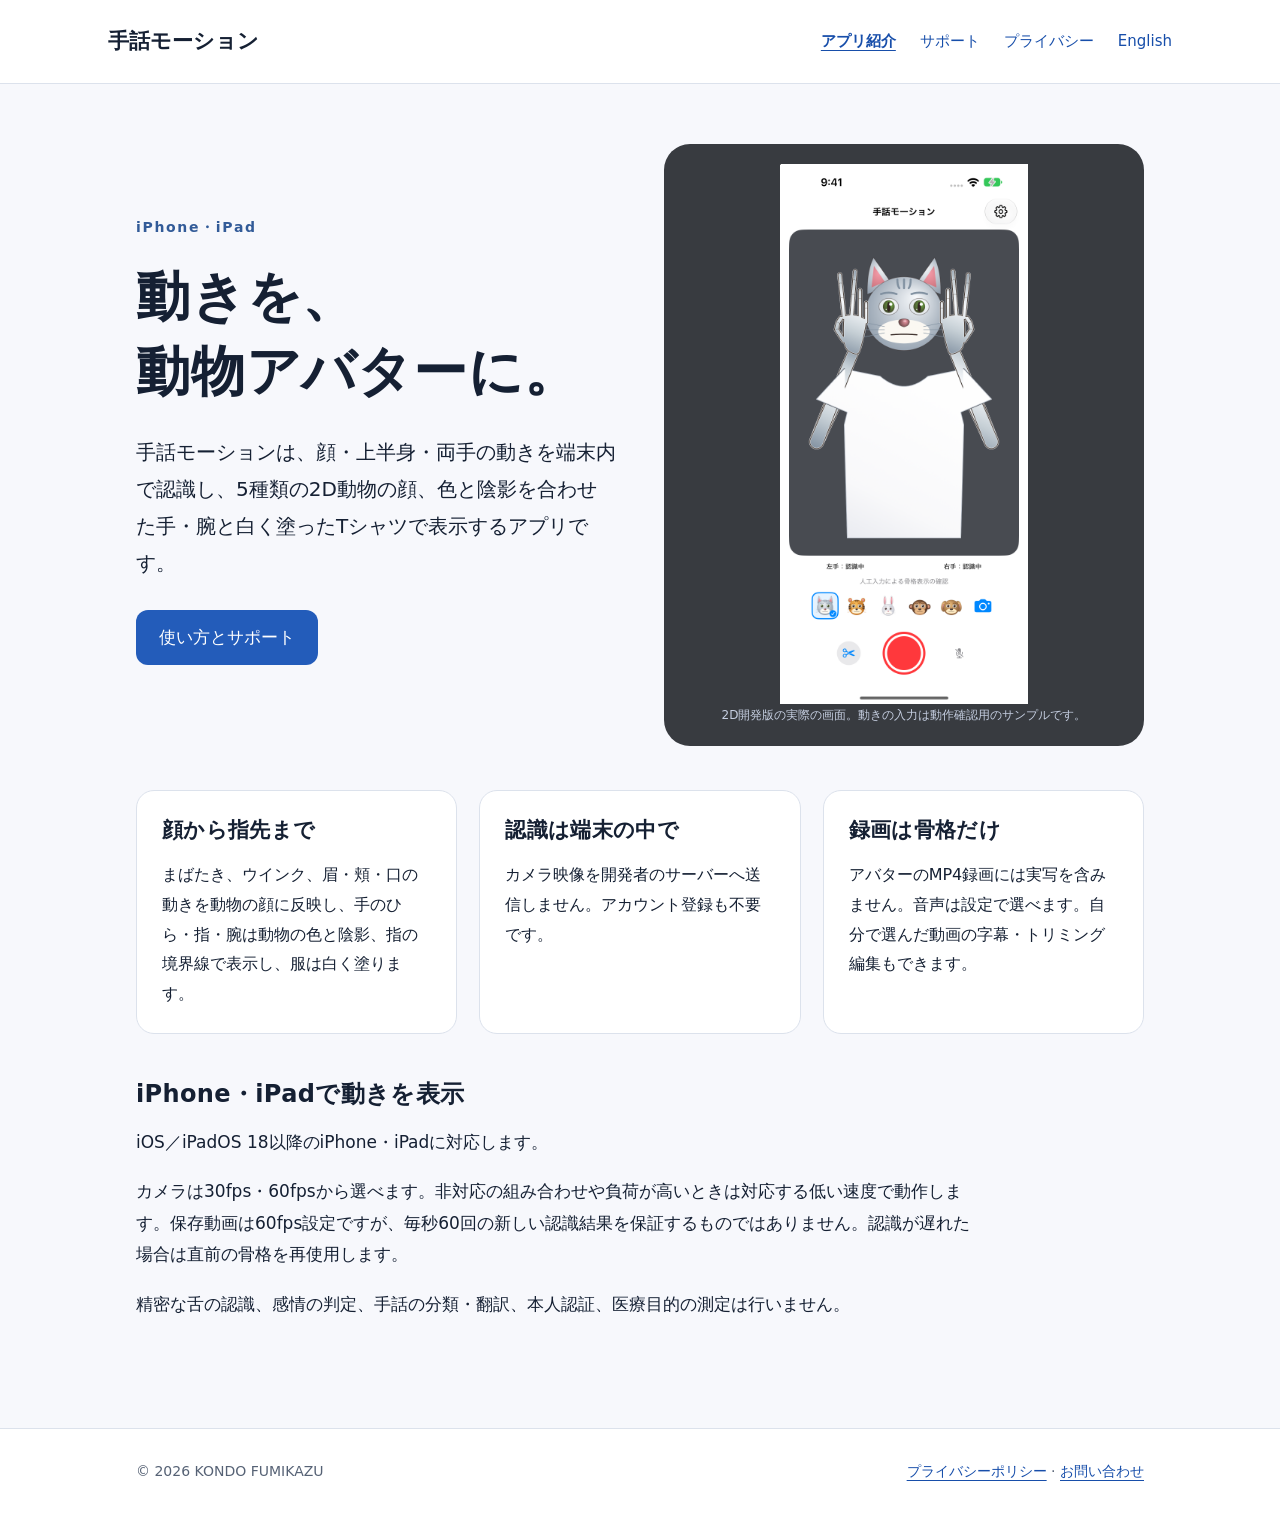
<file: index.html>
<!doctype html><html lang="ja"><head><meta charset="utf-8"><meta name="viewport" content="width=device-width,initial-scale=1"><meta name="description" content="手話モーションの公式案内。iPhone・iPadで顔、上半身、手指を端末内認識し、骨格を表示・録画します。"><title>手話モーション — 動きを2D動物アバターで表示</title><link rel="canonical" href="https://kondofumikazu-cmd.github.io/skeleton-motion-support/index.html"><link rel="alternate" hreflang="ja" href="https://kondofumikazu-cmd.github.io/skeleton-motion-support/index.html"><link rel="alternate" hreflang="en" href="https://kondofumikazu-cmd.github.io/skeleton-motion-support/en/index.html"><link rel="stylesheet" href="style.css"></head><body><a class="skip" href="#main">本文へ移動</a><header class="site-header"><div class="bar"><a class="brand" href="index.html">手話モーション</a><nav aria-label="メインナビゲーション"><a href="index.html" aria-current="page">アプリ紹介</a><a href="support.html">サポート</a><a href="privacy.html">プライバシー</a><a lang="en" hreflang="en" href="en/index.html">English</a></nav></div></header><main id="main"><div class="hero"><div><p class="eyebrow">iPhone・iPad</p><h1>動きを、<br>動物アバターに。</h1><p class="lead">手話モーションは、顔・上半身・両手の動きを端末内で認識し、5種類の2D動物の顔、色と陰影を合わせた手・腕と白く塗ったTシャツで表示するアプリです。</p><a class="button" href="support.html">使い方とサポート</a></div><figure class="stage"><img src="avatar-1.0.4-ja.png" alt="猫の2Dアバター、陰影のある手・腕、白いTシャツ、5つの動物選択ボタン"><figcaption>2D開発版の実際の画面。動きの入力は動作確認用のサンプルです。</figcaption></figure></div><section class="cards"><article><h2>顔から指先まで</h2><p>まばたき、ウインク、眉・頬・口の動きを動物の顔に反映し、手のひら・指・腕は動物の色と陰影、指の境界線で表示し、服は白く塗ります。</p></article><article><h2>認識は端末の中で</h2><p>カメラ映像を開発者のサーバーへ送信しません。アカウント登録も不要です。</p></article><article><h2>録画は骨格だけ</h2><p>アバターのMP4録画には実写を含みません。音声は設定で選べます。自分で選んだ動画の字幕・トリミング編集もできます。</p></article></section><section><h2>iPhone・iPadで動きを表示</h2><p>iOS／iPadOS 18以降のiPhone・iPadに対応します。</p><p>カメラは30fps・60fpsから選べます。非対応の組み合わせや負荷が高いときは対応する低い速度で動作します。保存動画は60fps設定ですが、毎秒60回の新しい認識結果を保証するものではありません。認識が遅れた場合は直前の骨格を再使用します。</p><p>精密な舌の認識、感情の判定、手話の分類・翻訳、本人認証、医療目的の測定は行いません。</p></section></main><footer><div><p>© 2026 KONDO FUMIKAZU</p><p><a href="privacy.html">プライバシーポリシー</a> · <a href="support.html">お問い合わせ</a></p></div></footer></body></html>
</file>
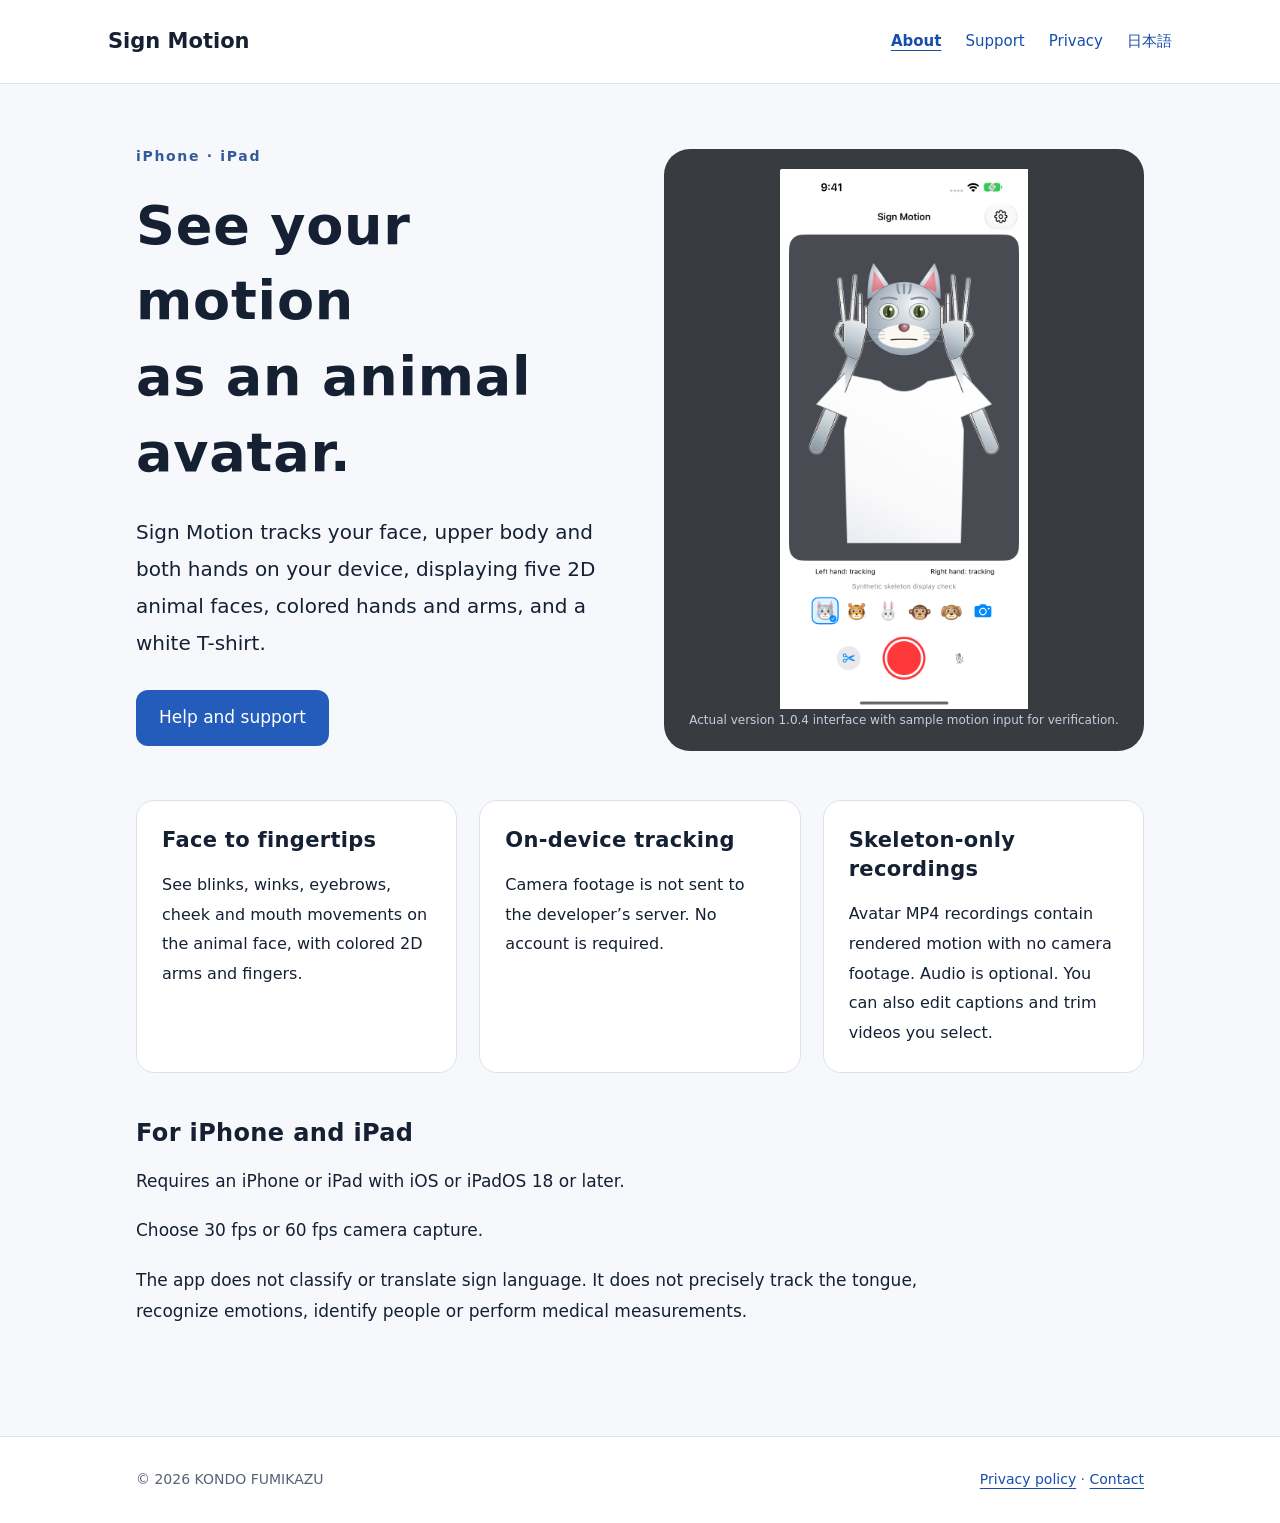
<file: en/index.html>
<!doctype html><html lang="en"><head><meta charset="utf-8"><meta name="viewport" content="width=device-width,initial-scale=1"><meta name="description" content="Sign Motion for iPhone and iPad: on-device face, upper-body and hand tracking with skeleton-only recordings."><title>Sign Motion — Face, body and hand tracking</title><link rel="canonical" href="https://kondofumikazu-cmd.github.io/skeleton-motion-support/en/index.html"><link rel="alternate" hreflang="ja" href="https://kondofumikazu-cmd.github.io/skeleton-motion-support/index.html"><link rel="alternate" hreflang="en" href="https://kondofumikazu-cmd.github.io/skeleton-motion-support/en/index.html"><link rel="stylesheet" href="../style.css"></head><body><a class="skip" href="#main">Skip to content</a><header class="site-header"><div class="bar"><a class="brand" href="index.html">Sign Motion</a><nav aria-label="Main navigation"><a href="index.html" aria-current="page">About</a><a href="support.html">Support</a><a href="privacy.html">Privacy</a><a lang="ja" hreflang="ja" href="../index.html">日本語</a></nav></div></header><main id="main"><div class="hero"><div><p class="eyebrow">iPhone · iPad</p><h1>See your motion<br>as an animal avatar.</h1><p class="lead">Sign Motion tracks your face, upper body and both hands on your device, displaying five 2D animal faces, colored hands and arms, and a white T-shirt.</p><a class="button" href="support.html">Help and support</a></div><figure class="stage"><img src="../avatar-1.0.4-en.png" alt="A 2D cat avatar with a white T-shirt, two colored hands and five animal selection buttons"><figcaption>Actual version 1.0.4 interface with sample motion input for verification.</figcaption></figure></div>
<section class="cards"><article><h2>Face to fingertips</h2><p>See blinks, winks, eyebrows, cheek and mouth movements on the animal face, with colored 2D arms and fingers.</p></article><article><h2>On-device tracking</h2><p>Camera footage is not sent to the developer’s server. No account is required.</p></article><article><h2>Skeleton-only recordings</h2><p>Avatar MP4 recordings contain rendered motion with no camera footage. Audio is optional. You can also edit captions and trim videos you select.</p></article></section>
<section><h2>For iPhone and iPad</h2><p>Requires an iPhone or iPad with iOS or iPadOS 18 or later.</p><p>Choose 30 fps or 60 fps camera capture. </p><p>The app does not classify or translate sign language. It does not precisely track the tongue, recognize emotions, identify people or perform medical measurements.</p></section></main><footer><div><p>© 2026 KONDO FUMIKAZU</p><p><a href="privacy.html">Privacy policy</a> · <a href="support.html">Contact</a></p></div></footer></body></html>
</file>
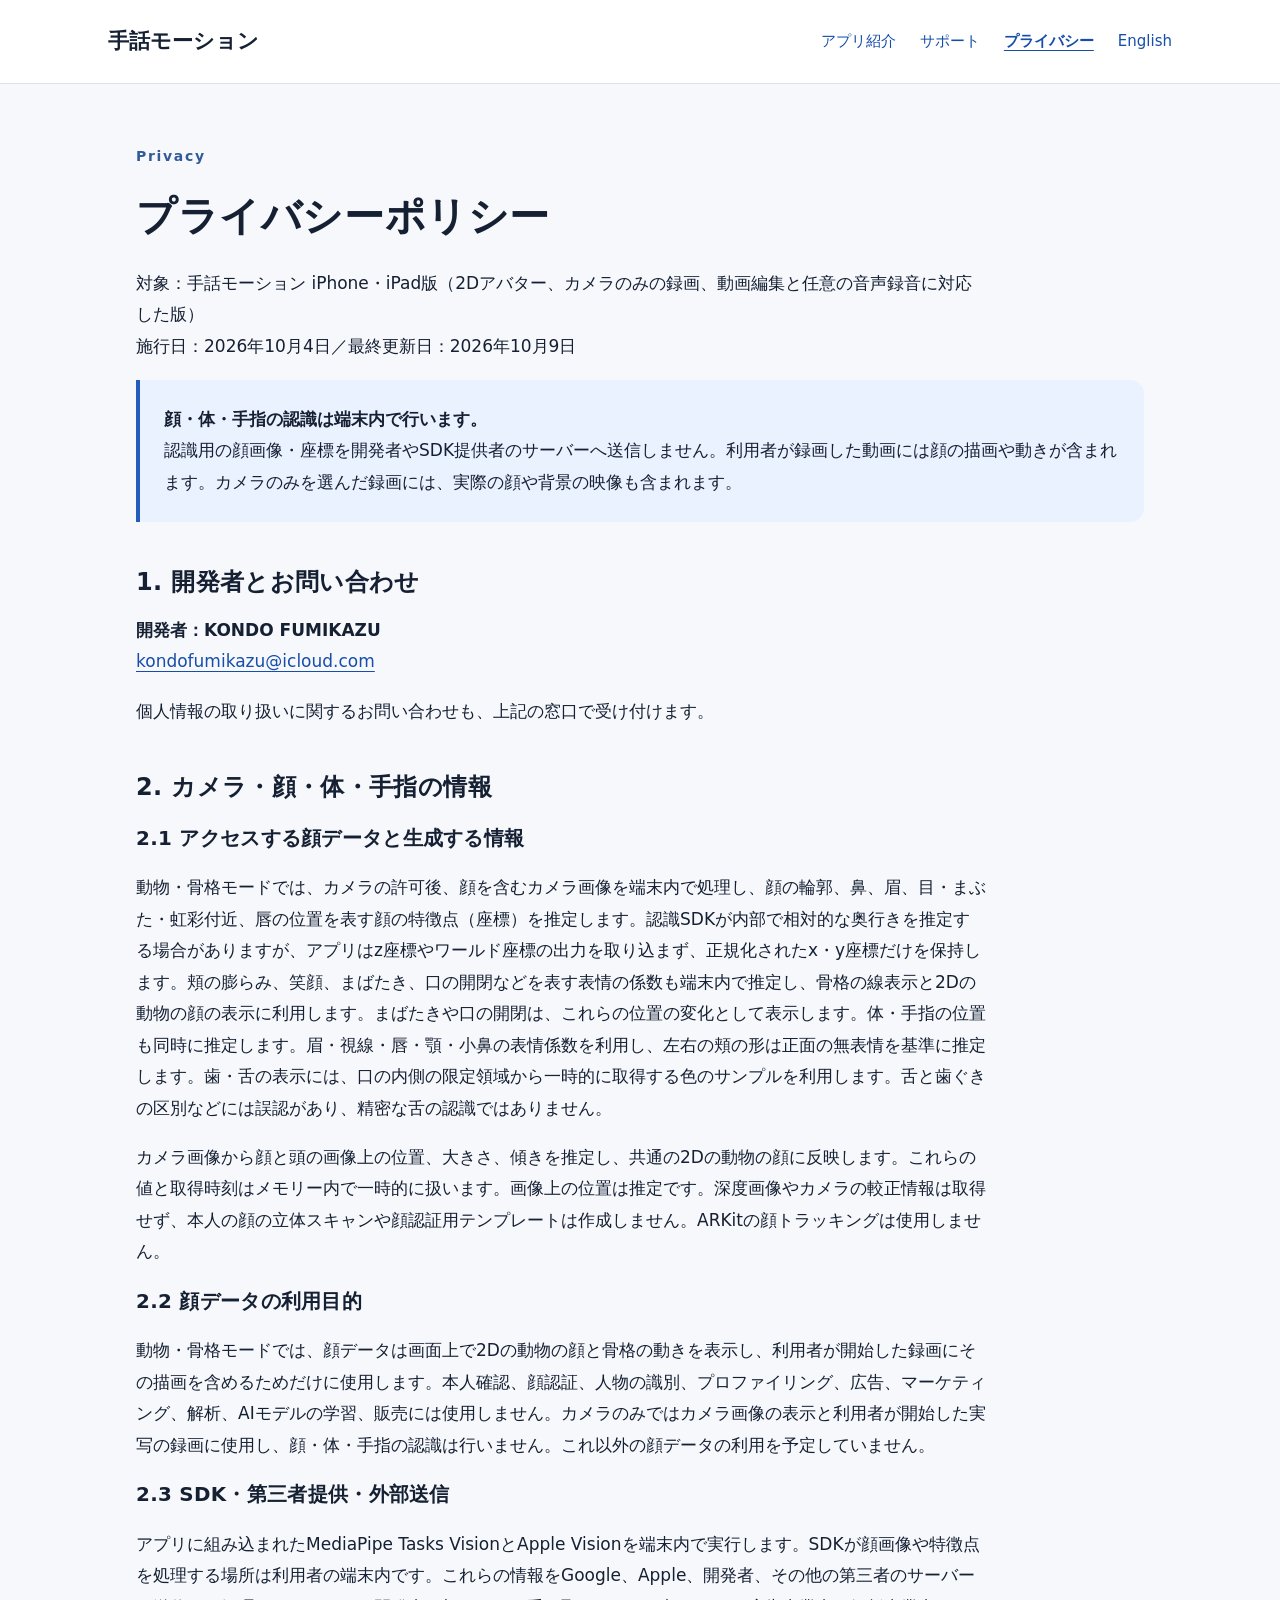
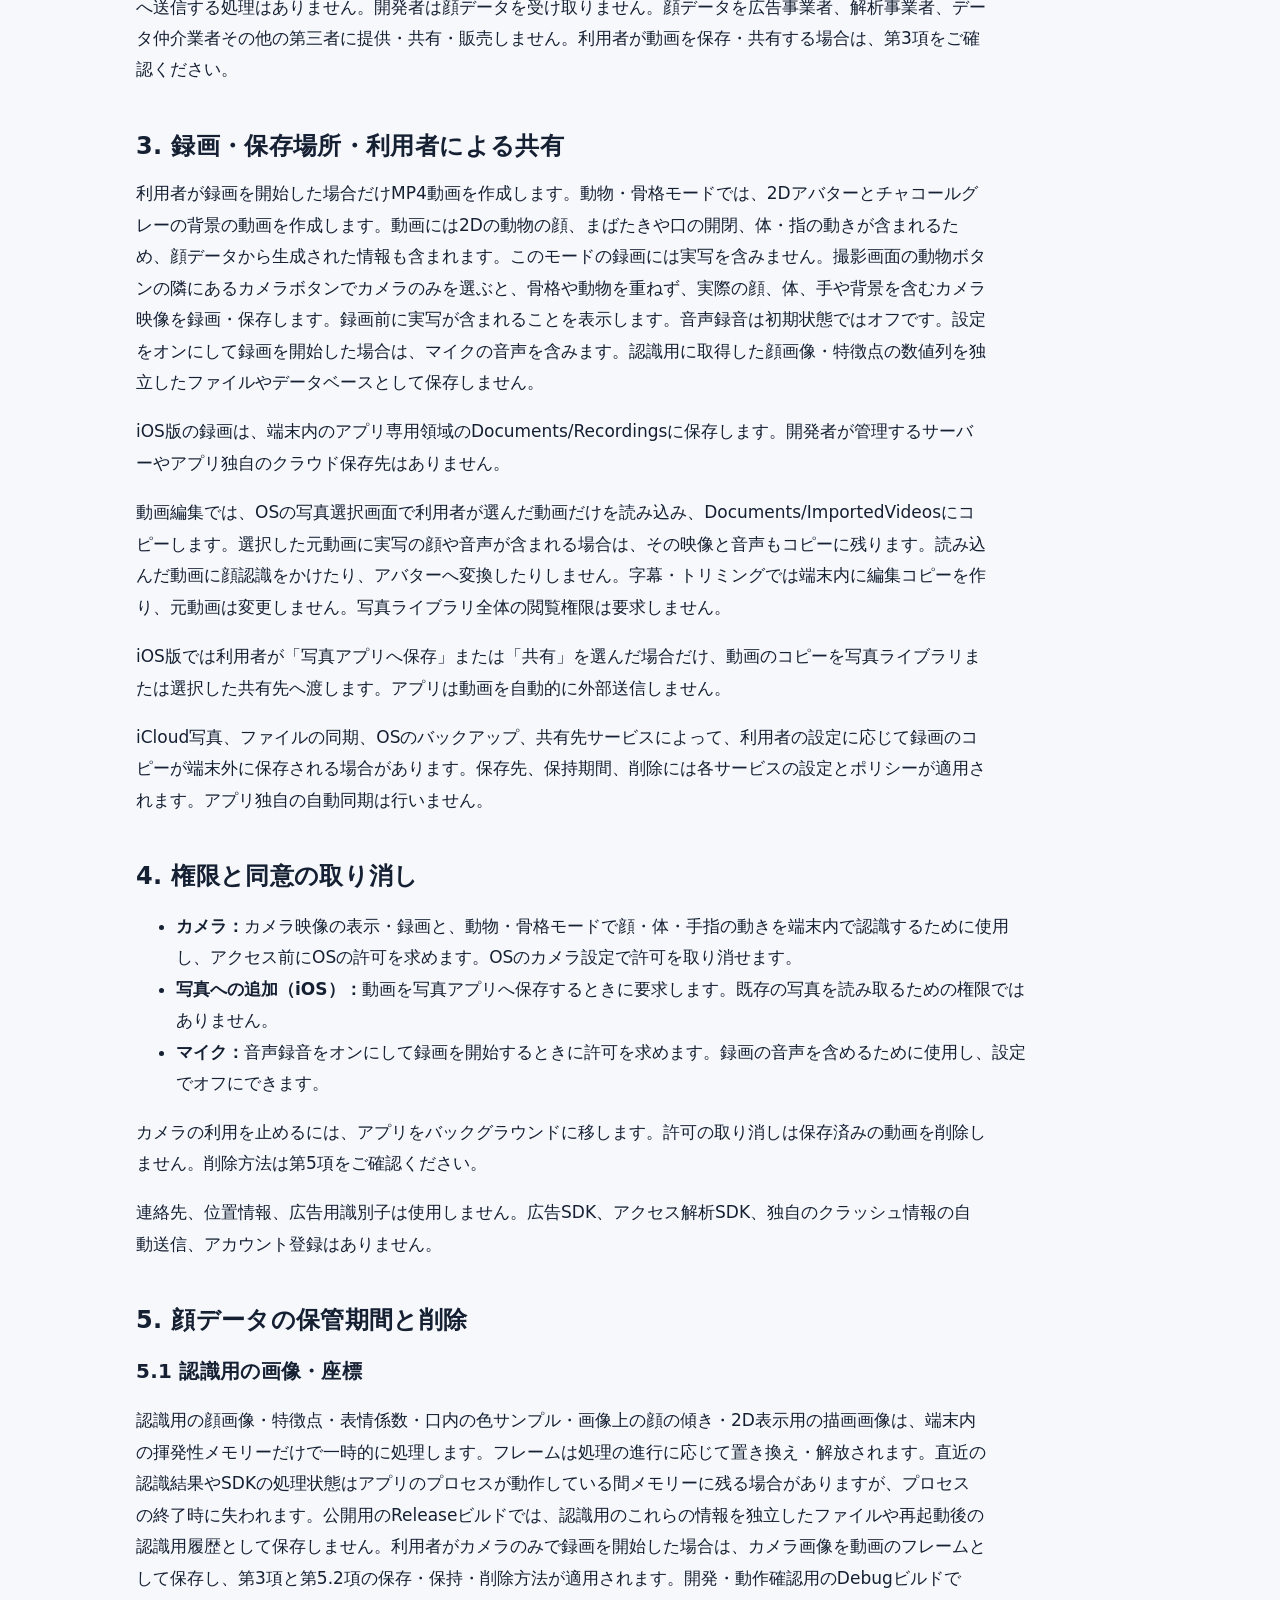
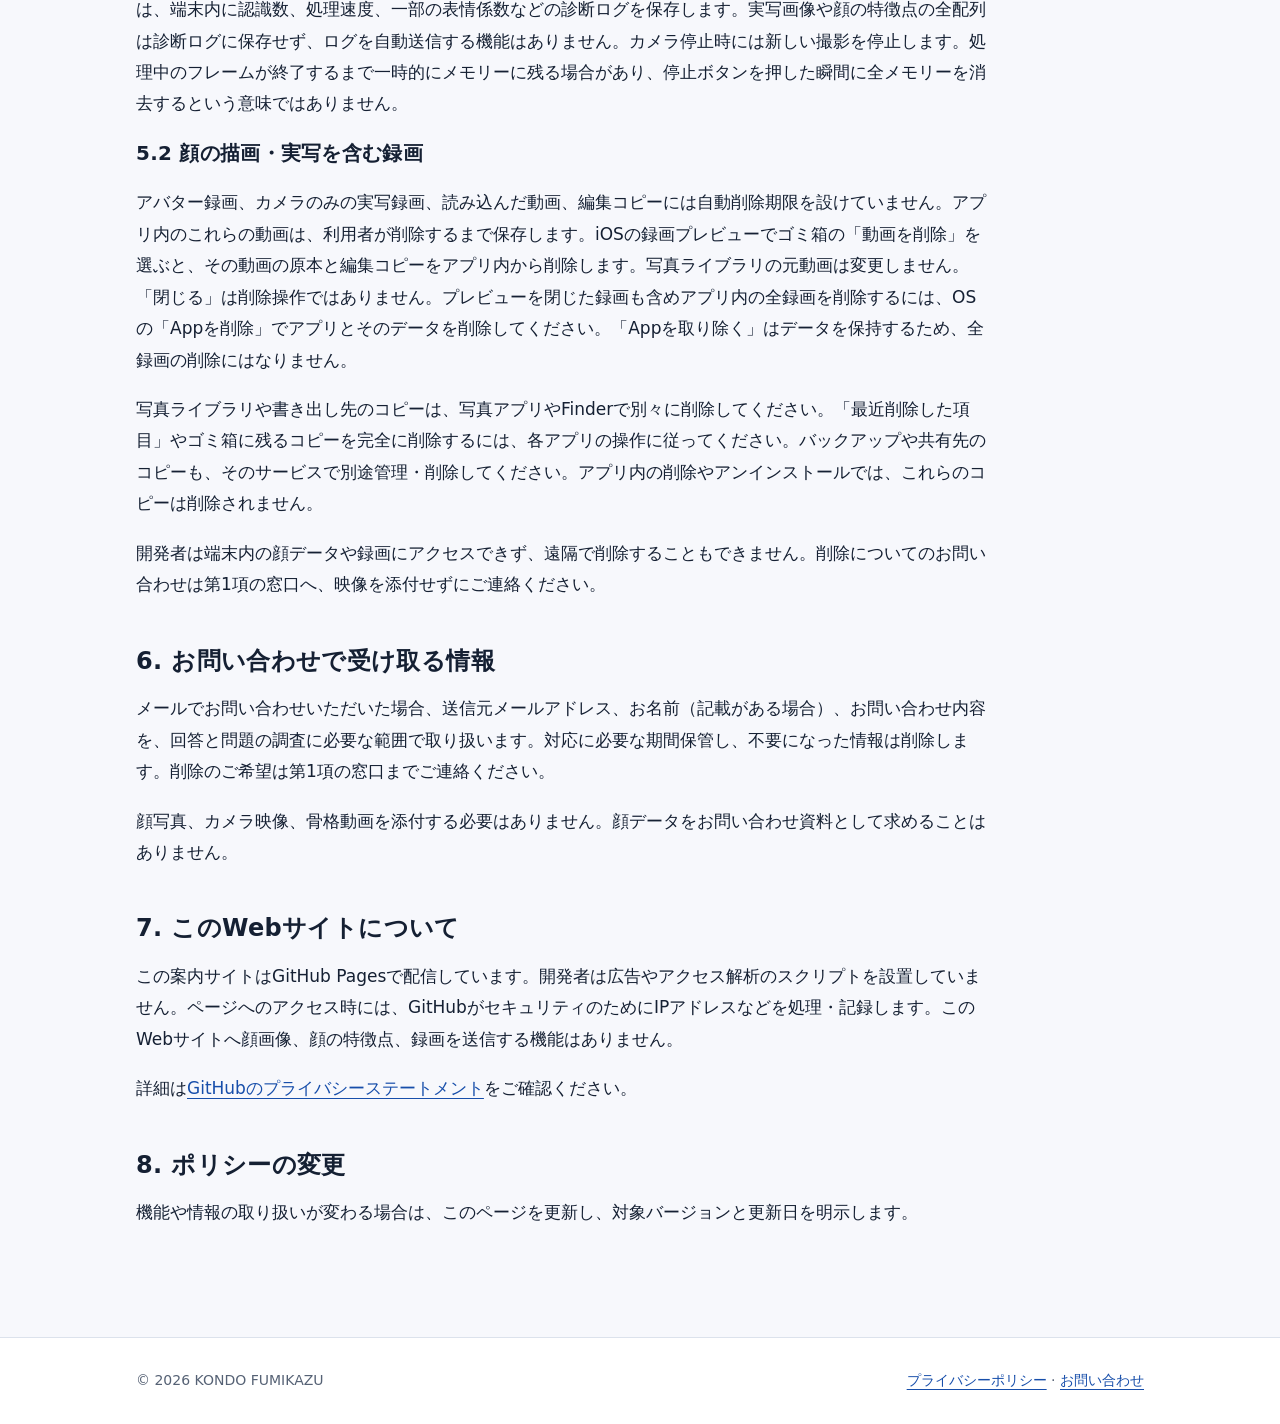
<file: privacy.html>
<!doctype html><html lang="ja"><head><meta charset="utf-8"><meta name="viewport" content="width=device-width,initial-scale=1"><meta name="description" content="手話モーションの公式案内。iPhone・iPadで顔、上半身、手指を端末内認識し、骨格を表示・録画します。"><title>プライバシーポリシー | 手話モーション</title><link rel="canonical" href="https://kondofumikazu-cmd.github.io/skeleton-motion-support/privacy.html"><link rel="alternate" hreflang="ja" href="https://kondofumikazu-cmd.github.io/skeleton-motion-support/privacy.html"><link rel="alternate" hreflang="en" href="https://kondofumikazu-cmd.github.io/skeleton-motion-support/en/privacy.html"><link rel="stylesheet" href="style.css"></head><body><a class="skip" href="#main">本文へ移動</a><header class="site-header"><div class="bar"><a class="brand" href="index.html">手話モーション</a><nav aria-label="メインナビゲーション"><a href="index.html">アプリ紹介</a><a href="support.html">サポート</a><a href="privacy.html" aria-current="page">プライバシー</a><a lang="en" hreflang="en" href="en/privacy.html">English</a></nav></div></header><main id="main"><header class="page-title"><p class="eyebrow">Privacy</p><h1>プライバシーポリシー</h1><p>対象：手話モーション iPhone・iPad版（2Dアバター、カメラのみの録画、動画編集と任意の音声録音に対応した版）<br>施行日：2026年10月4日／最終更新日：2026年10月9日</p></header>
<div class="notice"><strong>顔・体・手指の認識は端末内で行います。</strong><p>認識用の顔画像・座標を開発者やSDK提供者のサーバーへ送信しません。利用者が録画した動画には顔の描画や動きが含まれます。カメラのみを選んだ録画には、実際の顔や背景の映像も含まれます。</p></div>
<section id="contact"><h2>1. 開発者とお問い合わせ</h2><p><strong>開発者：KONDO FUMIKAZU</strong><br><a href="mailto:kondofumikazu@icloud.com?subject=%E6%89%8B%E8%A9%B1%E3%83%A2%E3%83%BC%E3%82%B7%E3%83%A7%E3%83%B3%E3%81%AE%E3%81%8A%E5%95%8F%E3%81%84%E5%90%88%E3%82%8F%E3%81%9B">kondofumikazu@icloud.com</a></p><p>個人情報の取り扱いに関するお問い合わせも、上記の窓口で受け付けます。</p></section>
<section id="face-data"><h2>2. カメラ・顔・体・手指の情報</h2>
<h3 id="face-data-types">2.1 アクセスする顔データと生成する情報</h3><p>動物・骨格モードでは、カメラの許可後、顔を含むカメラ画像を端末内で処理し、顔の輪郭、鼻、眉、目・まぶた・虹彩付近、唇の位置を表す顔の特徴点（座標）を推定します。認識SDKが内部で相対的な奥行きを推定する場合がありますが、アプリはz座標やワールド座標の出力を取り込まず、正規化されたx・y座標だけを保持します。頬の膨らみ、笑顔、まばたき、口の開閉などを表す表情の係数も端末内で推定し、骨格の線表示と2Dの動物の顔の表示に利用します。まばたきや口の開閉は、これらの位置の変化として表示します。体・手指の位置も同時に推定します。眉・視線・唇・顎・小鼻の表情係数を利用し、左右の頬の形は正面の無表情を基準に推定します。歯・舌の表示には、口の内側の限定領域から一時的に取得する色のサンプルを利用します。舌と歯ぐきの区別などには誤認があり、精密な舌の認識ではありません。</p><p>カメラ画像から顔と頭の画像上の位置、大きさ、傾きを推定し、共通の2Dの動物の顔に反映します。これらの値と取得時刻はメモリー内で一時的に扱います。画像上の位置は推定です。深度画像やカメラの較正情報は取得せず、本人の顔の立体スキャンや顔認証用テンプレートは作成しません。ARKitの顔トラッキングは使用しません。</p>
<h3 id="face-data-use">2.2 顔データの利用目的</h3><p>動物・骨格モードでは、顔データは画面上で2Dの動物の顔と骨格の動きを表示し、利用者が開始した録画にその描画を含めるためだけに使用します。本人確認、顔認証、人物の識別、プロファイリング、広告、マーケティング、解析、AIモデルの学習、販売には使用しません。カメラのみではカメラ画像の表示と利用者が開始した実写の録画に使用し、顔・体・手指の認識は行いません。これ以外の顔データの利用を予定していません。</p>
<h3 id="face-data-sharing">2.3 SDK・第三者提供・外部送信</h3><p>アプリに組み込まれたMediaPipe Tasks VisionとApple Visionを端末内で実行します。SDKが顔画像や特徴点を処理する場所は利用者の端末内です。これらの情報をGoogle、Apple、開発者、その他の第三者のサーバーへ送信する処理はありません。開発者は顔データを受け取りません。顔データを広告事業者、解析事業者、データ仲介業者その他の第三者に提供・共有・販売しません。利用者が動画を保存・共有する場合は、第3項をご確認ください。</p></section>
<section id="recording-storage"><h2>3. 録画・保存場所・利用者による共有</h2><p>利用者が録画を開始した場合だけMP4動画を作成します。動物・骨格モードでは、2Dアバターとチャコールグレーの背景の動画を作成します。動画には2Dの動物の顔、まばたきや口の開閉、体・指の動きが含まれるため、顔データから生成された情報も含まれます。このモードの録画には実写を含みません。撮影画面の動物ボタンの隣にあるカメラボタンでカメラのみを選ぶと、骨格や動物を重ねず、実際の顔、体、手や背景を含むカメラ映像を録画・保存します。録画前に実写が含まれることを表示します。音声録音は初期状態ではオフです。設定をオンにして録画を開始した場合は、マイクの音声を含みます。認識用に取得した顔画像・特徴点の数値列を独立したファイルやデータベースとして保存しません。</p><p>iOS版の録画は、端末内のアプリ専用領域のDocuments/Recordingsに保存します。開発者が管理するサーバーやアプリ独自のクラウド保存先はありません。</p><p>動画編集では、OSの写真選択画面で利用者が選んだ動画だけを読み込み、Documents/ImportedVideosにコピーします。選択した元動画に実写の顔や音声が含まれる場合は、その映像と音声もコピーに残ります。読み込んだ動画に顔認識をかけたり、アバターへ変換したりしません。字幕・トリミングでは端末内に編集コピーを作り、元動画は変更しません。写真ライブラリ全体の閲覧権限は要求しません。</p><p>iOS版では利用者が「写真アプリへ保存」または「共有」を選んだ場合だけ、動画のコピーを写真ライブラリまたは選択した共有先へ渡します。アプリは動画を自動的に外部送信しません。</p><p>iCloud写真、ファイルの同期、OSのバックアップ、共有先サービスによって、利用者の設定に応じて録画のコピーが端末外に保存される場合があります。保存先、保持期間、削除には各サービスの設定とポリシーが適用されます。アプリ独自の自動同期は行いません。</p></section>
<section id="permissions"><h2>4. 権限と同意の取り消し</h2><ul><li><strong>カメラ：</strong>カメラ映像の表示・録画と、動物・骨格モードで顔・体・手指の動きを端末内で認識するために使用し、アクセス前にOSの許可を求めます。OSのカメラ設定で許可を取り消せます。</li><li><strong>写真への追加（iOS）：</strong>動画を写真アプリへ保存するときに要求します。既存の写真を読み取るための権限ではありません。</li><li><strong>マイク：</strong>音声録音をオンにして録画を開始するときに許可を求めます。録画の音声を含めるために使用し、設定でオフにできます。</li></ul><p>カメラの利用を止めるには、アプリをバックグラウンドに移します。許可の取り消しは保存済みの動画を削除しません。削除方法は第5項をご確認ください。</p><p>連絡先、位置情報、広告用識別子は使用しません。広告SDK、アクセス解析SDK、独自のクラッシュ情報の自動送信、アカウント登録はありません。</p></section>
<section id="retention-deletion"><h2>5. 顔データの保管期間と削除</h2>
<h3 id="volatile-retention">5.1 認識用の画像・座標</h3><p>認識用の顔画像・特徴点・表情係数・口内の色サンプル・画像上の顔の傾き・2D表示用の描画画像は、端末内の揮発性メモリーだけで一時的に処理します。フレームは処理の進行に応じて置き換え・解放されます。直近の認識結果やSDKの処理状態はアプリのプロセスが動作している間メモリーに残る場合がありますが、プロセスの終了時に失われます。公開用のReleaseビルドでは、認識用のこれらの情報を独立したファイルや再起動後の認識用履歴として保存しません。利用者がカメラのみで録画を開始した場合は、カメラ画像を動画のフレームとして保存し、第3項と第5.2項の保存・保持・削除方法が適用されます。開発・動作確認用のDebugビルドでは、端末内に認識数、処理速度、一部の表情係数などの診断ログを保存します。実写画像や顔の特徴点の全配列は診断ログに保存せず、ログを自動送信する機能はありません。カメラ停止時には新しい撮影を停止します。処理中のフレームが終了するまで一時的にメモリーに残る場合があり、停止ボタンを押した瞬間に全メモリーを消去するという意味ではありません。</p>
<h3 id="recording-retention">5.2 顔の描画・実写を含む録画</h3><p>アバター録画、カメラのみの実写録画、読み込んだ動画、編集コピーには自動削除期限を設けていません。アプリ内のこれらの動画は、利用者が削除するまで保存します。iOSの録画プレビューでゴミ箱の「動画を削除」を選ぶと、その動画の原本と編集コピーをアプリ内から削除します。写真ライブラリの元動画は変更しません。「閉じる」は削除操作ではありません。プレビューを閉じた録画も含めアプリ内の全録画を削除するには、OSの「Appを削除」でアプリとそのデータを削除してください。「Appを取り除く」はデータを保持するため、全録画の削除にはなりません。</p><p>写真ライブラリや書き出し先のコピーは、写真アプリやFinderで別々に削除してください。「最近削除した項目」やゴミ箱に残るコピーを完全に削除するには、各アプリの操作に従ってください。バックアップや共有先のコピーも、そのサービスで別途管理・削除してください。アプリ内の削除やアンインストールでは、これらのコピーは削除されません。</p><p>開発者は端末内の顔データや録画にアクセスできず、遠隔で削除することもできません。削除についてのお問い合わせは第1項の窓口へ、映像を添付せずにご連絡ください。</p></section>
<section id="support-requests"><h2>6. お問い合わせで受け取る情報</h2><p>メールでお問い合わせいただいた場合、送信元メールアドレス、お名前（記載がある場合）、お問い合わせ内容を、回答と問題の調査に必要な範囲で取り扱います。対応に必要な期間保管し、不要になった情報は削除します。削除のご希望は第1項の窓口までご連絡ください。</p><p>顔写真、カメラ映像、骨格動画を添付する必要はありません。顔データをお問い合わせ資料として求めることはありません。</p></section>
<section id="website"><h2>7. このWebサイトについて</h2><p>この案内サイトはGitHub Pagesで配信しています。開発者は広告やアクセス解析のスクリプトを設置していません。ページへのアクセス時には、GitHubがセキュリティのためにIPアドレスなどを処理・記録します。このWebサイトへ顔画像、顔の特徴点、録画を送信する機能はありません。</p><p>詳細は<a href="https://docs.github.com/en/site-policy/privacy-policies/github-general-privacy-statement">GitHubのプライバシーステートメント</a>をご確認ください。</p></section>
<section id="policy-changes"><h2>8. ポリシーの変更</h2><p>機能や情報の取り扱いが変わる場合は、このページを更新し、対象バージョンと更新日を明示します。</p></section></main><footer><div><p>© 2026 KONDO FUMIKAZU</p><p><a href="privacy.html">プライバシーポリシー</a> · <a href="support.html">お問い合わせ</a></p></div></footer></body></html>
</file>
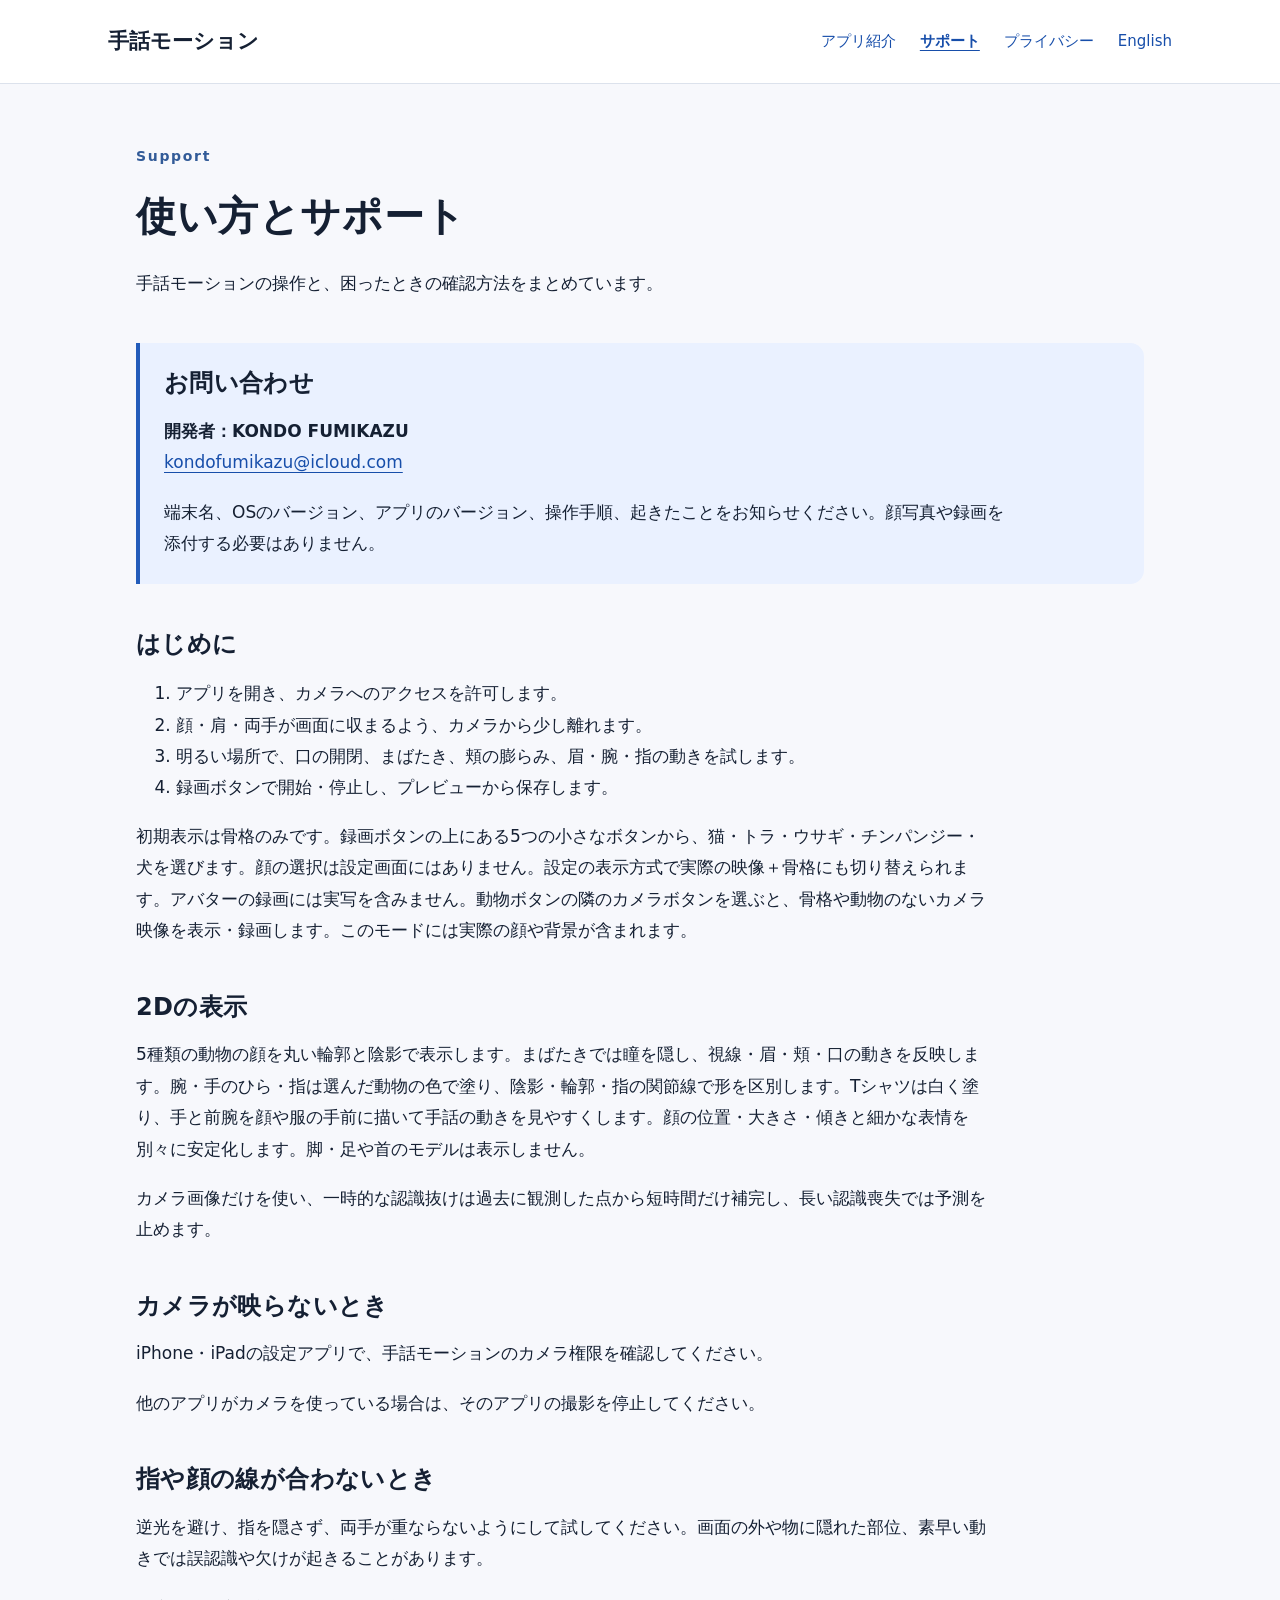
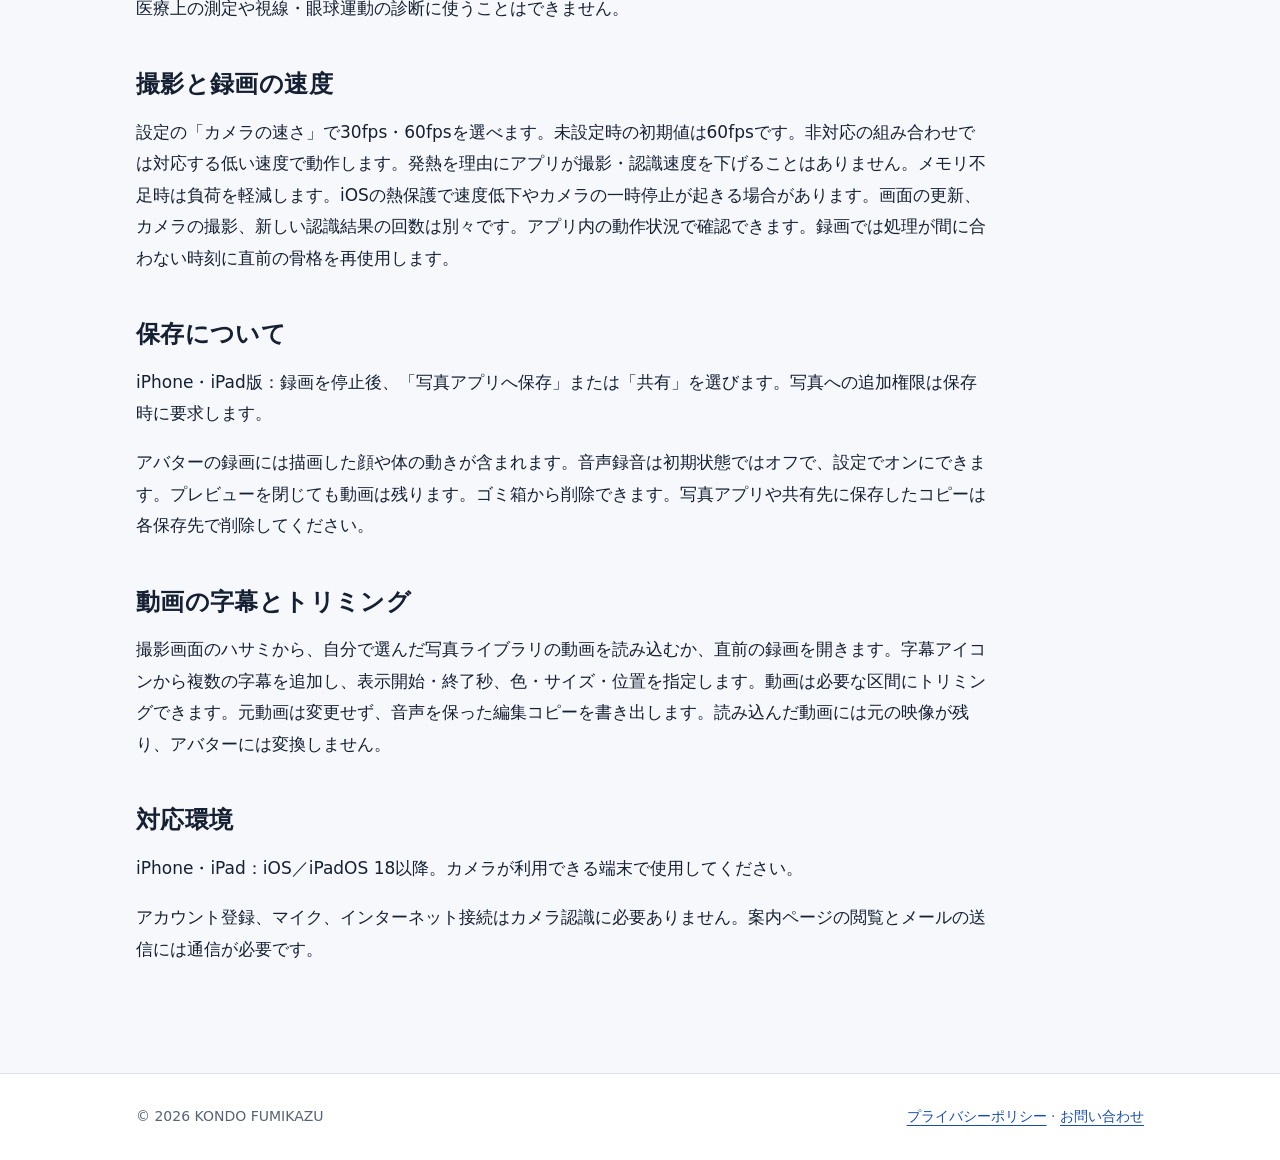
<file: support.html>
<!doctype html><html lang="ja"><head><meta charset="utf-8"><meta name="viewport" content="width=device-width,initial-scale=1"><meta name="description" content="手話モーションの公式案内。iPhone・iPadで顔、上半身、手指を端末内認識し、骨格を表示・録画します。"><title>サポート | 手話モーション</title><link rel="canonical" href="https://kondofumikazu-cmd.github.io/skeleton-motion-support/support.html"><link rel="alternate" hreflang="ja" href="https://kondofumikazu-cmd.github.io/skeleton-motion-support/support.html"><link rel="alternate" hreflang="en" href="https://kondofumikazu-cmd.github.io/skeleton-motion-support/en/support.html"><link rel="stylesheet" href="style.css"></head><body><a class="skip" href="#main">本文へ移動</a><header class="site-header"><div class="bar"><a class="brand" href="index.html">手話モーション</a><nav aria-label="メインナビゲーション"><a href="index.html">アプリ紹介</a><a href="support.html" aria-current="page">サポート</a><a href="privacy.html">プライバシー</a><a lang="en" hreflang="en" href="en/support.html">English</a></nav></div></header><main id="main"><header class="page-title"><p class="eyebrow">Support</p><h1>使い方とサポート</h1><p>手話モーションの操作と、困ったときの確認方法をまとめています。</p></header><section class="notice"><h2>お問い合わせ</h2><p><strong>開発者：KONDO FUMIKAZU</strong><br><a href="mailto:kondofumikazu@icloud.com?subject=%E6%89%8B%E8%A9%B1%E3%83%A2%E3%83%BC%E3%82%B7%E3%83%A7%E3%83%B3%E3%81%AE%E3%81%8A%E5%95%8F%E3%81%84%E5%90%88%E3%82%8F%E3%81%9B">kondofumikazu@icloud.com</a></p><p>端末名、OSのバージョン、アプリのバージョン、操作手順、起きたことをお知らせください。顔写真や録画を添付する必要はありません。</p></section><section><h2>はじめに</h2><ol><li>アプリを開き、カメラへのアクセスを許可します。</li><li>顔・肩・両手が画面に収まるよう、カメラから少し離れます。</li><li>明るい場所で、口の開閉、まばたき、頬の膨らみ、眉・腕・指の動きを試します。</li><li>録画ボタンで開始・停止し、プレビューから保存します。</li></ol><p>初期表示は骨格のみです。録画ボタンの上にある5つの小さなボタンから、猫・トラ・ウサギ・チンパンジー・犬を選びます。顔の選択は設定画面にはありません。設定の表示方式で実際の映像＋骨格にも切り替えられます。アバターの録画には実写を含みません。動物ボタンの隣のカメラボタンを選ぶと、骨格や動物のないカメラ映像を表示・録画します。このモードには実際の顔や背景が含まれます。</p></section><section><h2>2Dの表示</h2><p>5種類の動物の顔を丸い輪郭と陰影で表示します。まばたきでは瞳を隠し、視線・眉・頬・口の動きを反映します。腕・手のひら・指は選んだ動物の色で塗り、陰影・輪郭・指の関節線で形を区別します。Tシャツは白く塗り、手と前腕を顔や服の手前に描いて手話の動きを見やすくします。顔の位置・大きさ・傾きと細かな表情を別々に安定化します。脚・足や首のモデルは表示しません。</p><p>カメラ画像だけを使い、一時的な認識抜けは過去に観測した点から短時間だけ補完し、長い認識喪失では予測を止めます。</p></section><section><h2>カメラが映らないとき</h2><p>iPhone・iPadの設定アプリで、手話モーションのカメラ権限を確認してください。</p><p>他のアプリがカメラを使っている場合は、そのアプリの撮影を停止してください。</p></section><section><h2>指や顔の線が合わないとき</h2><p>逆光を避け、指を隠さず、両手が重ならないようにして試してください。画面の外や物に隠れた部位、素早い動きでは誤認識や欠けが起きることがあります。</p><p>医療上の測定や視線・眼球運動の診断に使うことはできません。</p></section><section><h2>撮影と録画の速度</h2><p>設定の「カメラの速さ」で30fps・60fpsを選べます。未設定時の初期値は60fpsです。非対応の組み合わせでは対応する低い速度で動作します。発熱を理由にアプリが撮影・認識速度を下げることはありません。メモリ不足時は負荷を軽減します。iOSの熱保護で速度低下やカメラの一時停止が起きる場合があります。画面の更新、カメラの撮影、新しい認識結果の回数は別々です。アプリ内の動作状況で確認できます。録画では処理が間に合わない時刻に直前の骨格を再使用します。</p></section><section><h2>保存について</h2><p>iPhone・iPad版：録画を停止後、「写真アプリへ保存」または「共有」を選びます。写真への追加権限は保存時に要求します。</p><p>アバターの録画には描画した顔や体の動きが含まれます。音声録音は初期状態ではオフで、設定でオンにできます。プレビューを閉じても動画は残ります。ゴミ箱から削除できます。写真アプリや共有先に保存したコピーは各保存先で削除してください。</p></section><section><h2>動画の字幕とトリミング</h2><p>撮影画面のハサミから、自分で選んだ写真ライブラリの動画を読み込むか、直前の録画を開きます。字幕アイコンから複数の字幕を追加し、表示開始・終了秒、色・サイズ・位置を指定します。動画は必要な区間にトリミングできます。元動画は変更せず、音声を保った編集コピーを書き出します。読み込んだ動画には元の映像が残り、アバターには変換しません。</p></section><section><h2>対応環境</h2><p>iPhone・iPad：iOS／iPadOS 18以降。カメラが利用できる端末で使用してください。</p><p>アカウント登録、マイク、インターネット接続はカメラ認識に必要ありません。案内ページの閲覧とメールの送信には通信が必要です。</p></section></main><footer><div><p>© 2026 KONDO FUMIKAZU</p><p><a href="privacy.html">プライバシーポリシー</a> · <a href="support.html">お問い合わせ</a></p></div></footer></body></html>
</file>
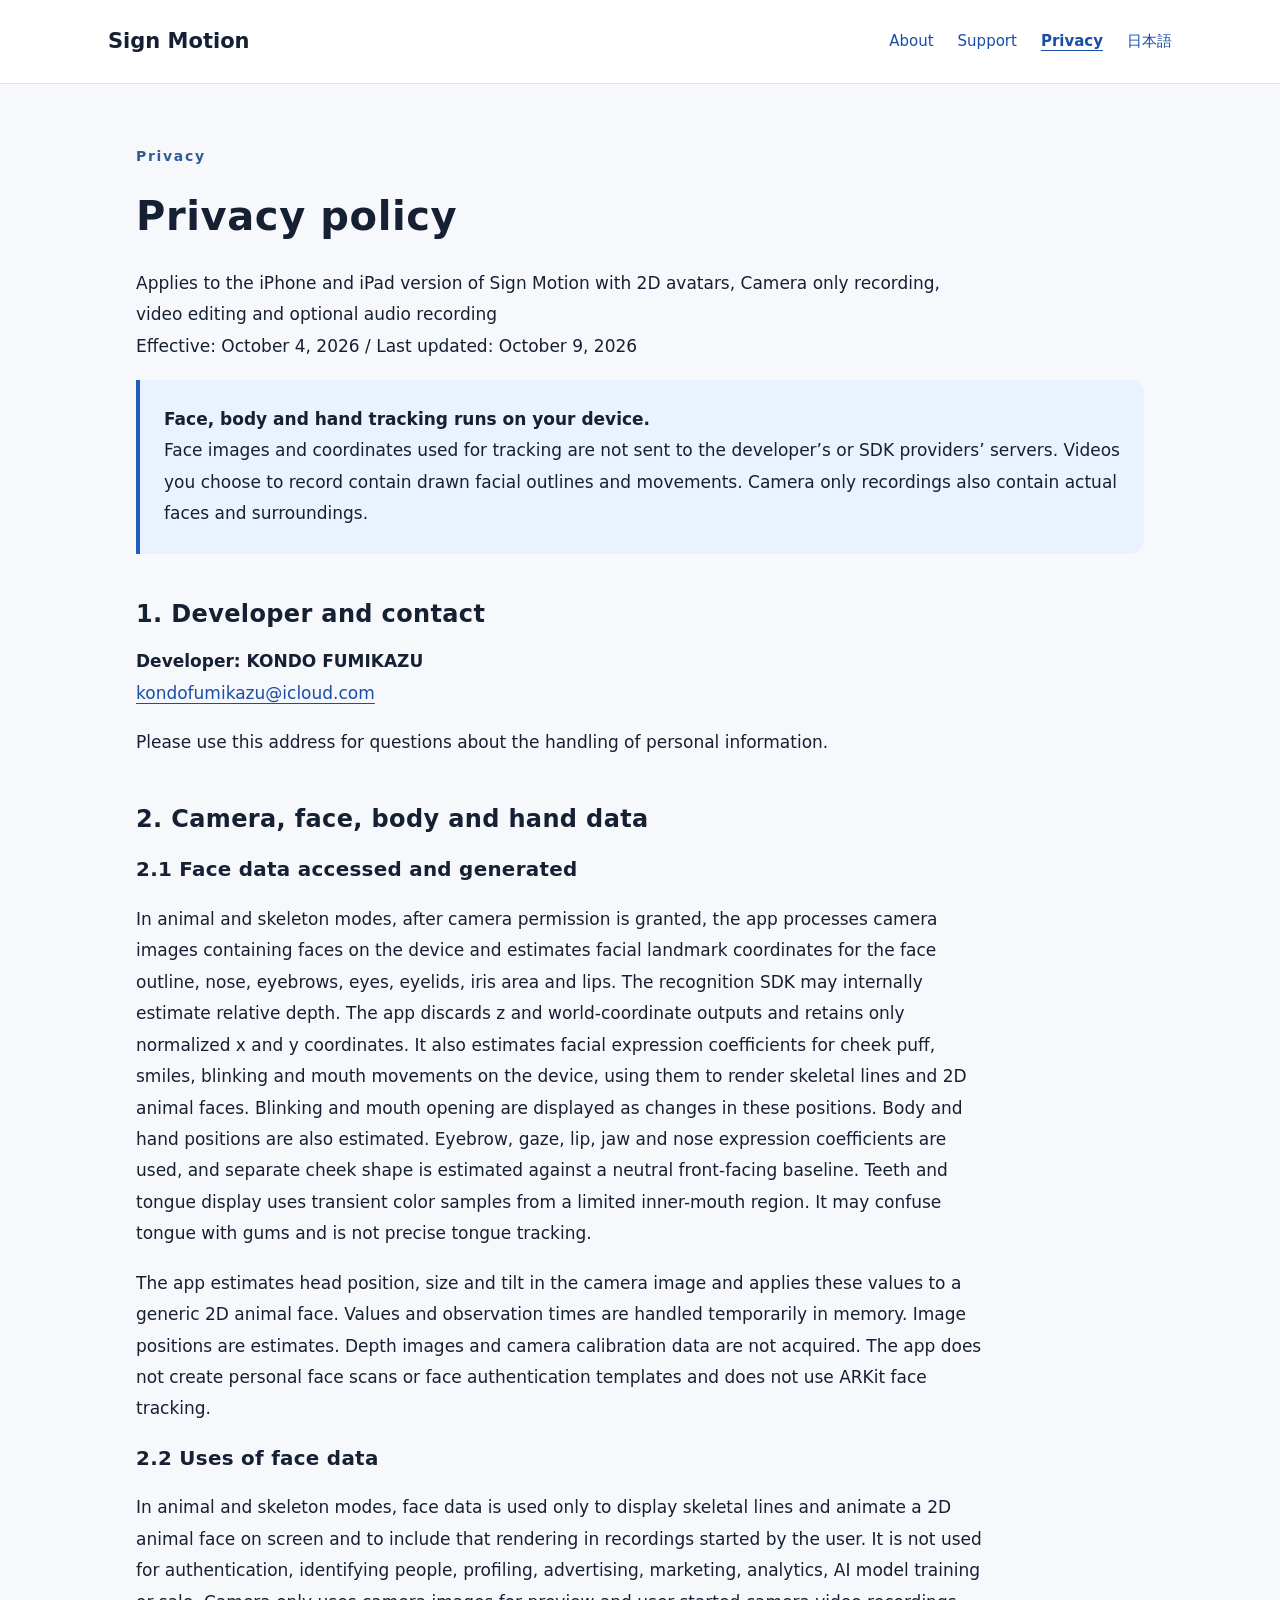
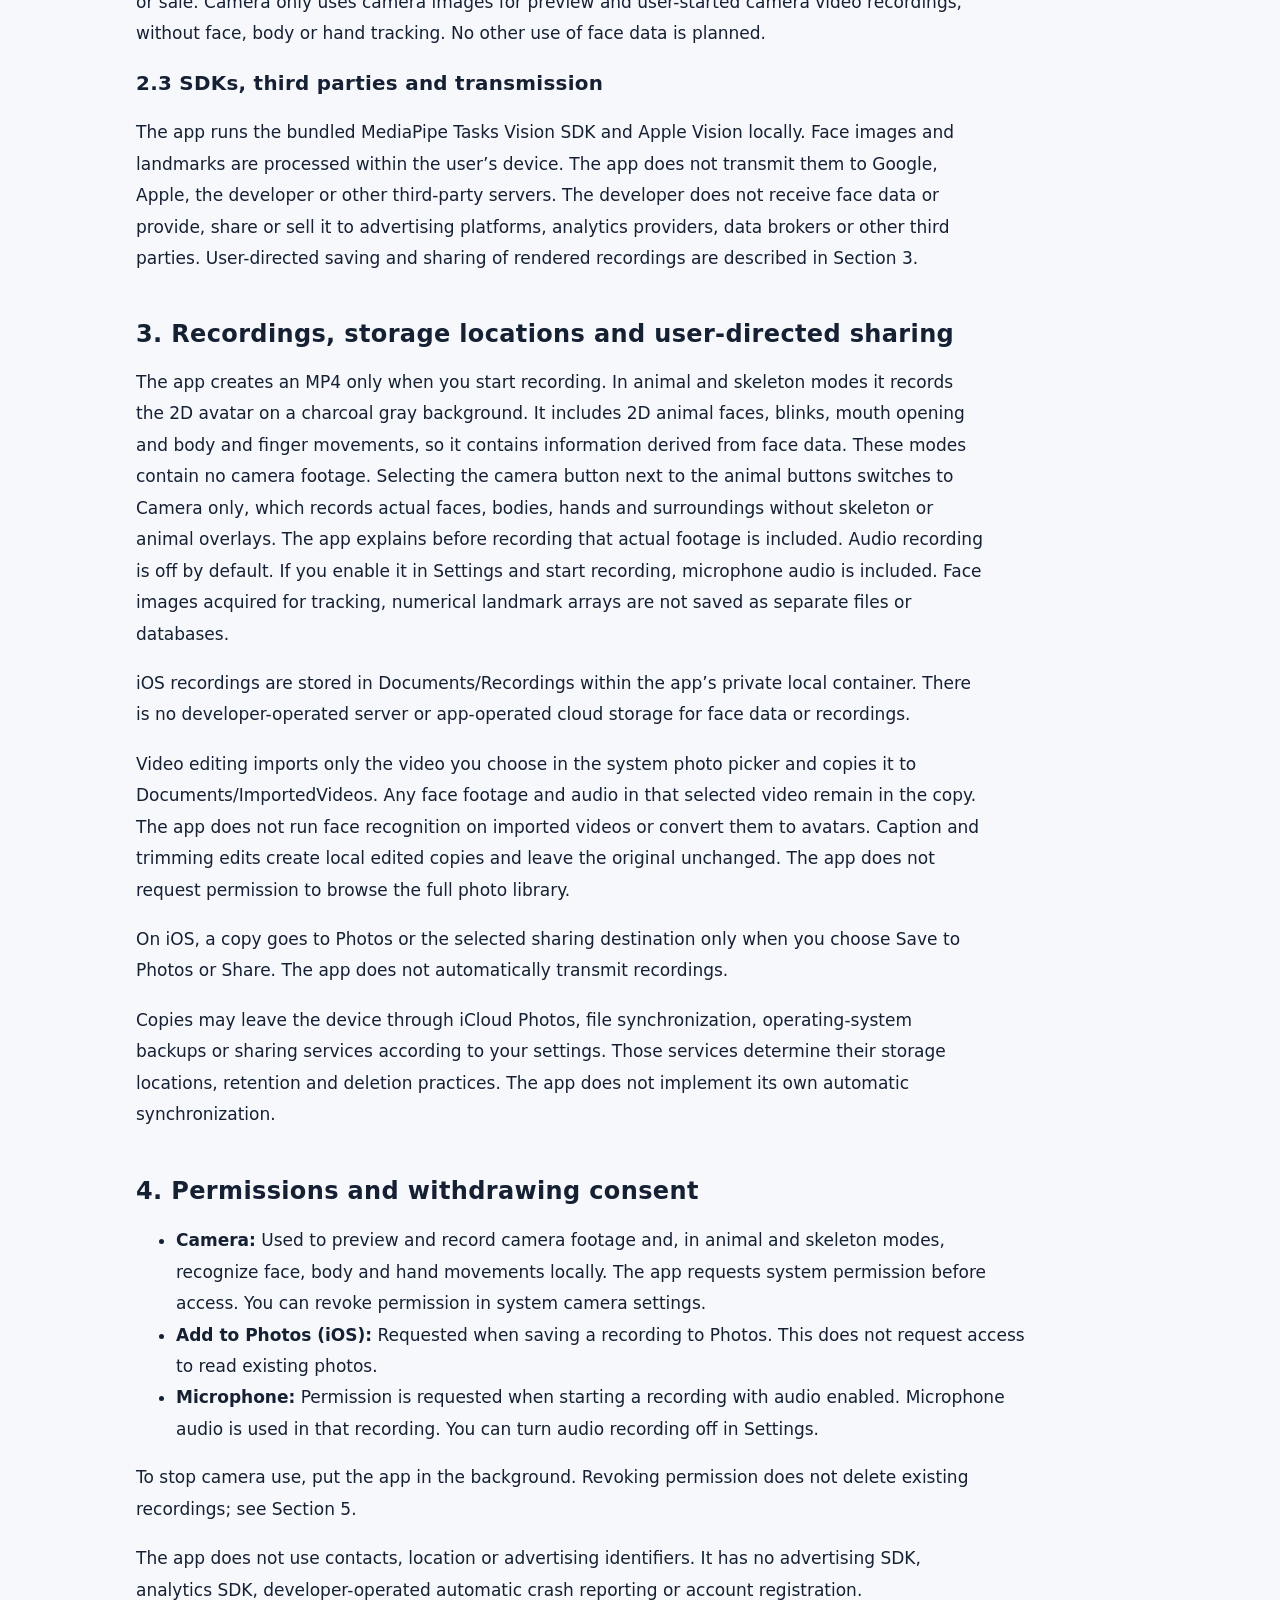
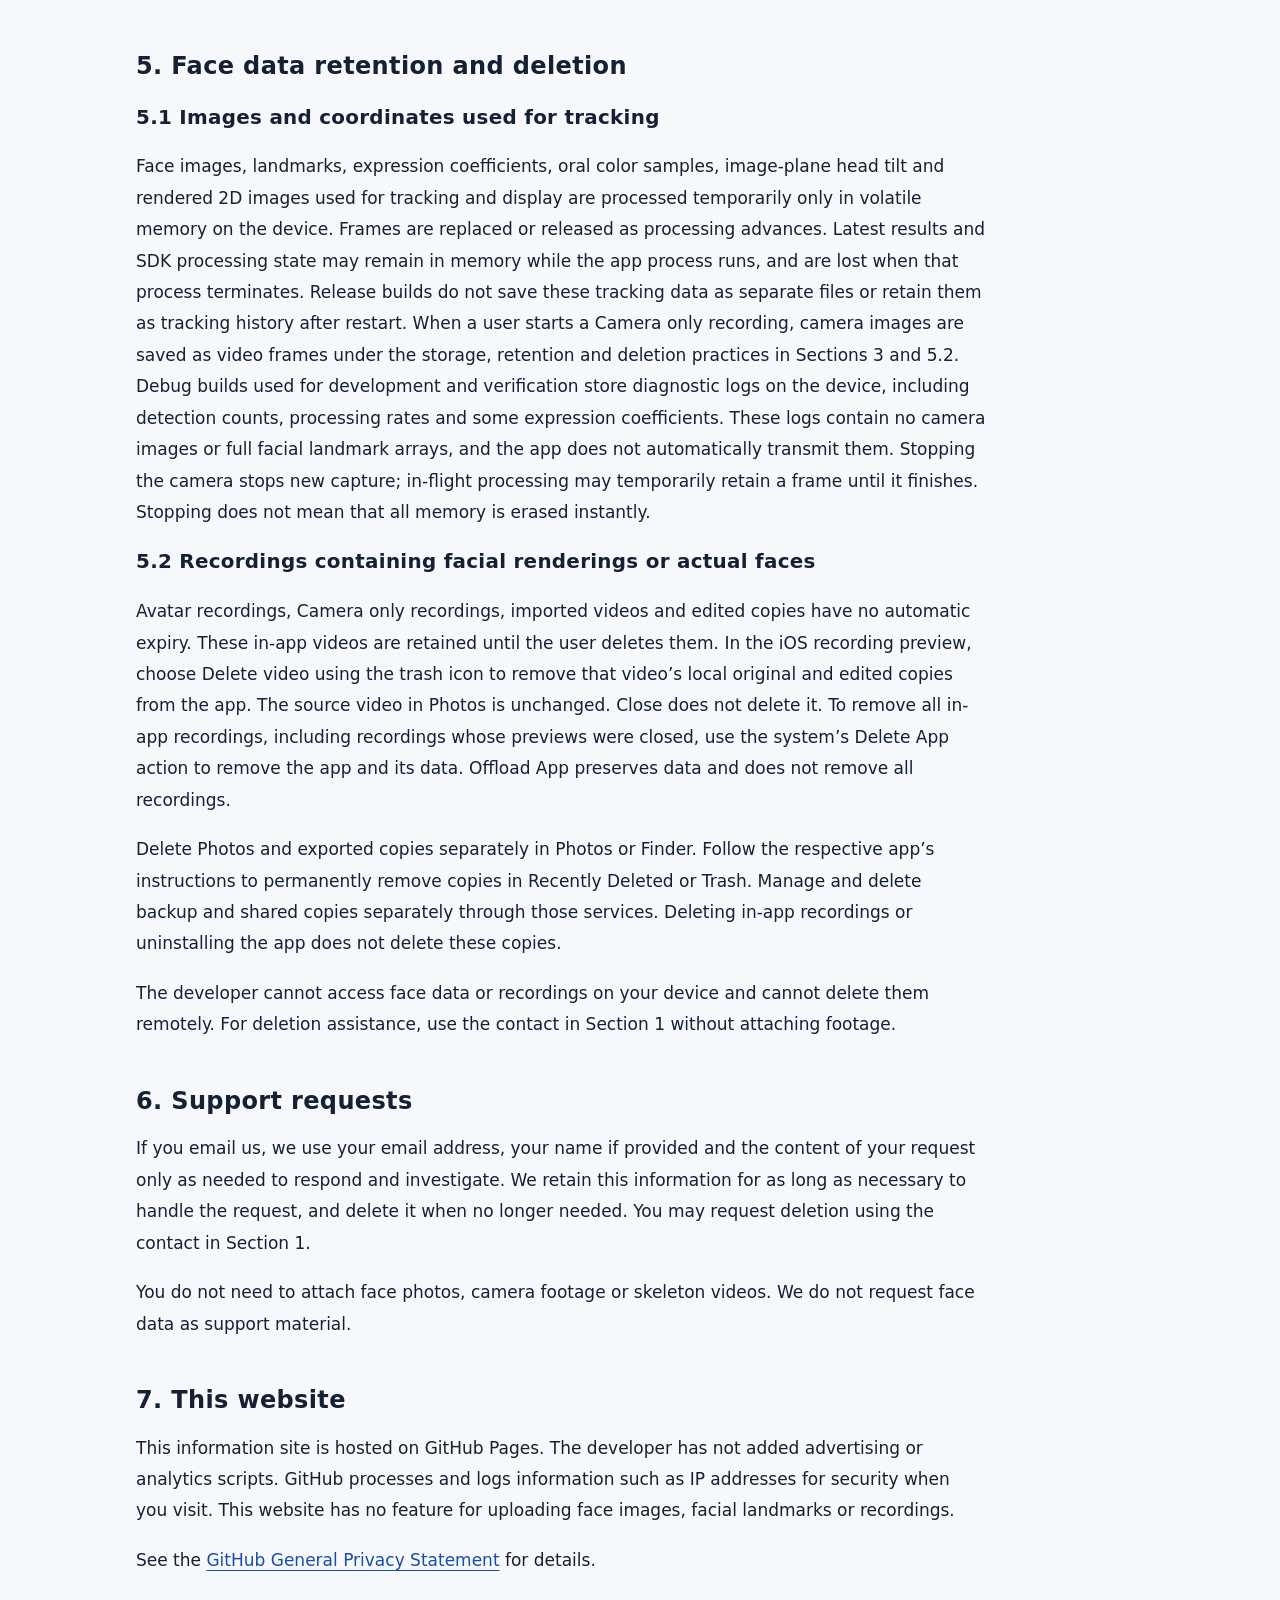
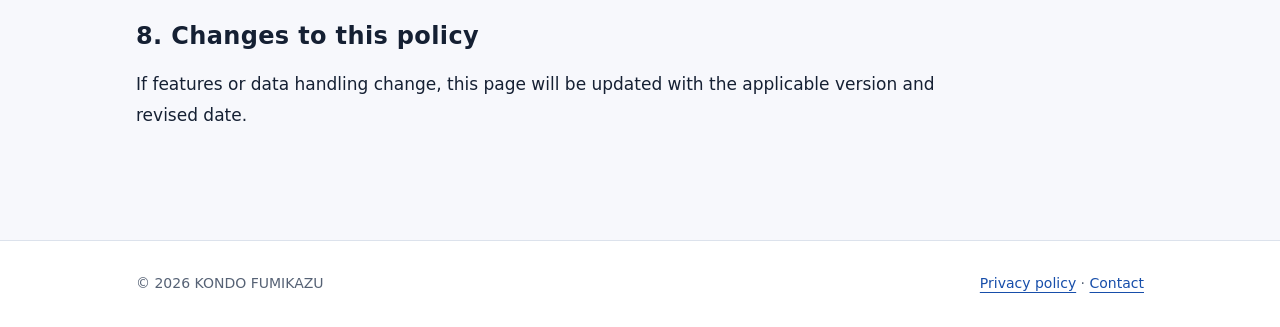
<file: en/privacy.html>
<!doctype html><html lang="en"><head><meta charset="utf-8"><meta name="viewport" content="width=device-width,initial-scale=1"><meta name="description" content="Sign Motion for iPhone and iPad: on-device face, upper-body and hand tracking with skeleton-only recordings."><title>Privacy policy | Sign Motion</title><link rel="canonical" href="https://kondofumikazu-cmd.github.io/skeleton-motion-support/en/privacy.html"><link rel="alternate" hreflang="ja" href="https://kondofumikazu-cmd.github.io/skeleton-motion-support/privacy.html"><link rel="alternate" hreflang="en" href="https://kondofumikazu-cmd.github.io/skeleton-motion-support/en/privacy.html"><link rel="stylesheet" href="../style.css"></head><body><a class="skip" href="#main">Skip to content</a><header class="site-header"><div class="bar"><a class="brand" href="index.html">Sign Motion</a><nav aria-label="Main navigation"><a href="index.html">About</a><a href="support.html">Support</a><a href="privacy.html" aria-current="page">Privacy</a><a lang="ja" hreflang="ja" href="../privacy.html">日本語</a></nav></div></header><main id="main"><header class="page-title"><p class="eyebrow">Privacy</p><h1>Privacy policy</h1><p>Applies to the iPhone and iPad version of Sign Motion with 2D avatars, Camera only recording, video editing and optional audio recording<br>Effective: October 4, 2026 / Last updated: October 9, 2026</p></header>
<div class="notice"><strong>Face, body and hand tracking runs on your device.</strong><p>Face images and coordinates used for tracking are not sent to the developer’s or SDK providers’ servers. Videos you choose to record contain drawn facial outlines and movements. Camera only recordings also contain actual faces and surroundings.</p></div>
<section id="contact"><h2>1. Developer and contact</h2><p><strong>Developer: KONDO FUMIKAZU</strong><br><a href="mailto:kondofumikazu@icloud.com?subject=Sign%20Motion%20support">kondofumikazu@icloud.com</a></p><p>Please use this address for questions about the handling of personal information.</p></section>
<section id="face-data"><h2>2. Camera, face, body and hand data</h2>
<h3 id="face-data-types">2.1 Face data accessed and generated</h3><p>In animal and skeleton modes, after camera permission is granted, the app processes camera images containing faces on the device and estimates facial landmark coordinates for the face outline, nose, eyebrows, eyes, eyelids, iris area and lips. The recognition SDK may internally estimate relative depth. The app discards z and world-coordinate outputs and retains only normalized x and y coordinates. It also estimates facial expression coefficients for cheek puff, smiles, blinking and mouth movements on the device, using them to render skeletal lines and 2D animal faces. Blinking and mouth opening are displayed as changes in these positions. Body and hand positions are also estimated. Eyebrow, gaze, lip, jaw and nose expression coefficients are used, and separate cheek shape is estimated against a neutral front-facing baseline. Teeth and tongue display uses transient color samples from a limited inner-mouth region. It may confuse tongue with gums and is not precise tongue tracking.</p><p>The app estimates head position, size and tilt in the camera image and applies these values to a generic 2D animal face. Values and observation times are handled temporarily in memory. Image positions are estimates. Depth images and camera calibration data are not acquired. The app does not create personal face scans or face authentication templates and does not use ARKit face tracking.</p>
<h3 id="face-data-use">2.2 Uses of face data</h3><p>In animal and skeleton modes, face data is used only to display skeletal lines and animate a 2D animal face on screen and to include that rendering in recordings started by the user. It is not used for authentication, identifying people, profiling, advertising, marketing, analytics, AI model training or sale. Camera only uses camera images for preview and user-started camera video recordings, without face, body or hand tracking. No other use of face data is planned.</p>
<h3 id="face-data-sharing">2.3 SDKs, third parties and transmission</h3><p>The app runs the bundled MediaPipe Tasks Vision SDK and Apple Vision locally. Face images and landmarks are processed within the user’s device. The app does not transmit them to Google, Apple, the developer or other third-party servers. The developer does not receive face data or provide, share or sell it to advertising platforms, analytics providers, data brokers or other third parties. User-directed saving and sharing of rendered recordings are described in Section 3.</p></section>
<section id="recording-storage"><h2>3. Recordings, storage locations and user-directed sharing</h2><p>The app creates an MP4 only when you start recording. In animal and skeleton modes it records the 2D avatar on a charcoal gray background. It includes 2D animal faces, blinks, mouth opening and body and finger movements, so it contains information derived from face data. These modes contain no camera footage. Selecting the camera button next to the animal buttons switches to Camera only, which records actual faces, bodies, hands and surroundings without skeleton or animal overlays. The app explains before recording that actual footage is included. Audio recording is off by default. If you enable it in Settings and start recording, microphone audio is included. Face images acquired for tracking, numerical landmark arrays are not saved as separate files or databases.</p><p>iOS recordings are stored in Documents/Recordings within the app’s private local container. There is no developer-operated server or app-operated cloud storage for face data or recordings.</p><p>Video editing imports only the video you choose in the system photo picker and copies it to Documents/ImportedVideos. Any face footage and audio in that selected video remain in the copy. The app does not run face recognition on imported videos or convert them to avatars. Caption and trimming edits create local edited copies and leave the original unchanged. The app does not request permission to browse the full photo library.</p><p>On iOS, a copy goes to Photos or the selected sharing destination only when you choose Save to Photos or Share. The app does not automatically transmit recordings.</p><p>Copies may leave the device through iCloud Photos, file synchronization, operating-system backups or sharing services according to your settings. Those services determine their storage locations, retention and deletion practices. The app does not implement its own automatic synchronization.</p></section>
<section id="permissions"><h2>4. Permissions and withdrawing consent</h2><ul><li><strong>Camera:</strong> Used to preview and record camera footage and, in animal and skeleton modes, recognize face, body and hand movements locally. The app requests system permission before access. You can revoke permission in system camera settings.</li><li><strong>Add to Photos (iOS):</strong> Requested when saving a recording to Photos. This does not request access to read existing photos.</li><li><strong>Microphone:</strong> Permission is requested when starting a recording with audio enabled. Microphone audio is used in that recording. You can turn audio recording off in Settings.</li></ul><p>To stop camera use, put the app in the background. Revoking permission does not delete existing recordings; see Section 5.</p><p>The app does not use contacts, location or advertising identifiers. It has no advertising SDK, analytics SDK, developer-operated automatic crash reporting or account registration.</p></section>
<section id="retention-deletion"><h2>5. Face data retention and deletion</h2>
<h3 id="volatile-retention">5.1 Images and coordinates used for tracking</h3><p>Face images, landmarks, expression coefficients, oral color samples, image-plane head tilt and rendered 2D images used for tracking and display are processed temporarily only in volatile memory on the device. Frames are replaced or released as processing advances. Latest results and SDK processing state may remain in memory while the app process runs, and are lost when that process terminates. Release builds do not save these tracking data as separate files or retain them as tracking history after restart. When a user starts a Camera only recording, camera images are saved as video frames under the storage, retention and deletion practices in Sections 3 and 5.2. Debug builds used for development and verification store diagnostic logs on the device, including detection counts, processing rates and some expression coefficients. These logs contain no camera images or full facial landmark arrays, and the app does not automatically transmit them. Stopping the camera stops new capture; in-flight processing may temporarily retain a frame until it finishes. Stopping does not mean that all memory is erased instantly.</p>
<h3 id="recording-retention">5.2 Recordings containing facial renderings or actual faces</h3><p>Avatar recordings, Camera only recordings, imported videos and edited copies have no automatic expiry. These in-app videos are retained until the user deletes them. In the iOS recording preview, choose Delete video using the trash icon to remove that video’s local original and edited copies from the app. The source video in Photos is unchanged. Close does not delete it. To remove all in-app recordings, including recordings whose previews were closed, use the system’s Delete App action to remove the app and its data. Offload App preserves data and does not remove all recordings.</p><p>Delete Photos and exported copies separately in Photos or Finder. Follow the respective app’s instructions to permanently remove copies in Recently Deleted or Trash. Manage and delete backup and shared copies separately through those services. Deleting in-app recordings or uninstalling the app does not delete these copies.</p><p>The developer cannot access face data or recordings on your device and cannot delete them remotely. For deletion assistance, use the contact in Section 1 without attaching footage.</p></section>
<section id="support-requests"><h2>6. Support requests</h2><p>If you email us, we use your email address, your name if provided and the content of your request only as needed to respond and investigate. We retain this information for as long as necessary to handle the request, and delete it when no longer needed. You may request deletion using the contact in Section 1.</p><p>You do not need to attach face photos, camera footage or skeleton videos. We do not request face data as support material.</p></section>
<section id="website"><h2>7. This website</h2><p>This information site is hosted on GitHub Pages. The developer has not added advertising or analytics scripts. GitHub processes and logs information such as IP addresses for security when you visit. This website has no feature for uploading face images, facial landmarks or recordings.</p><p>See the <a href="https://docs.github.com/en/site-policy/privacy-policies/github-general-privacy-statement">GitHub General Privacy Statement</a> for details.</p></section>
<section id="policy-changes"><h2>8. Changes to this policy</h2><p>If features or data handling change, this page will be updated with the applicable version and revised date.</p></section></main><footer><div><p>© 2026 KONDO FUMIKAZU</p><p><a href="privacy.html">Privacy policy</a> · <a href="support.html">Contact</a></p></div></footer></body></html>
</file>
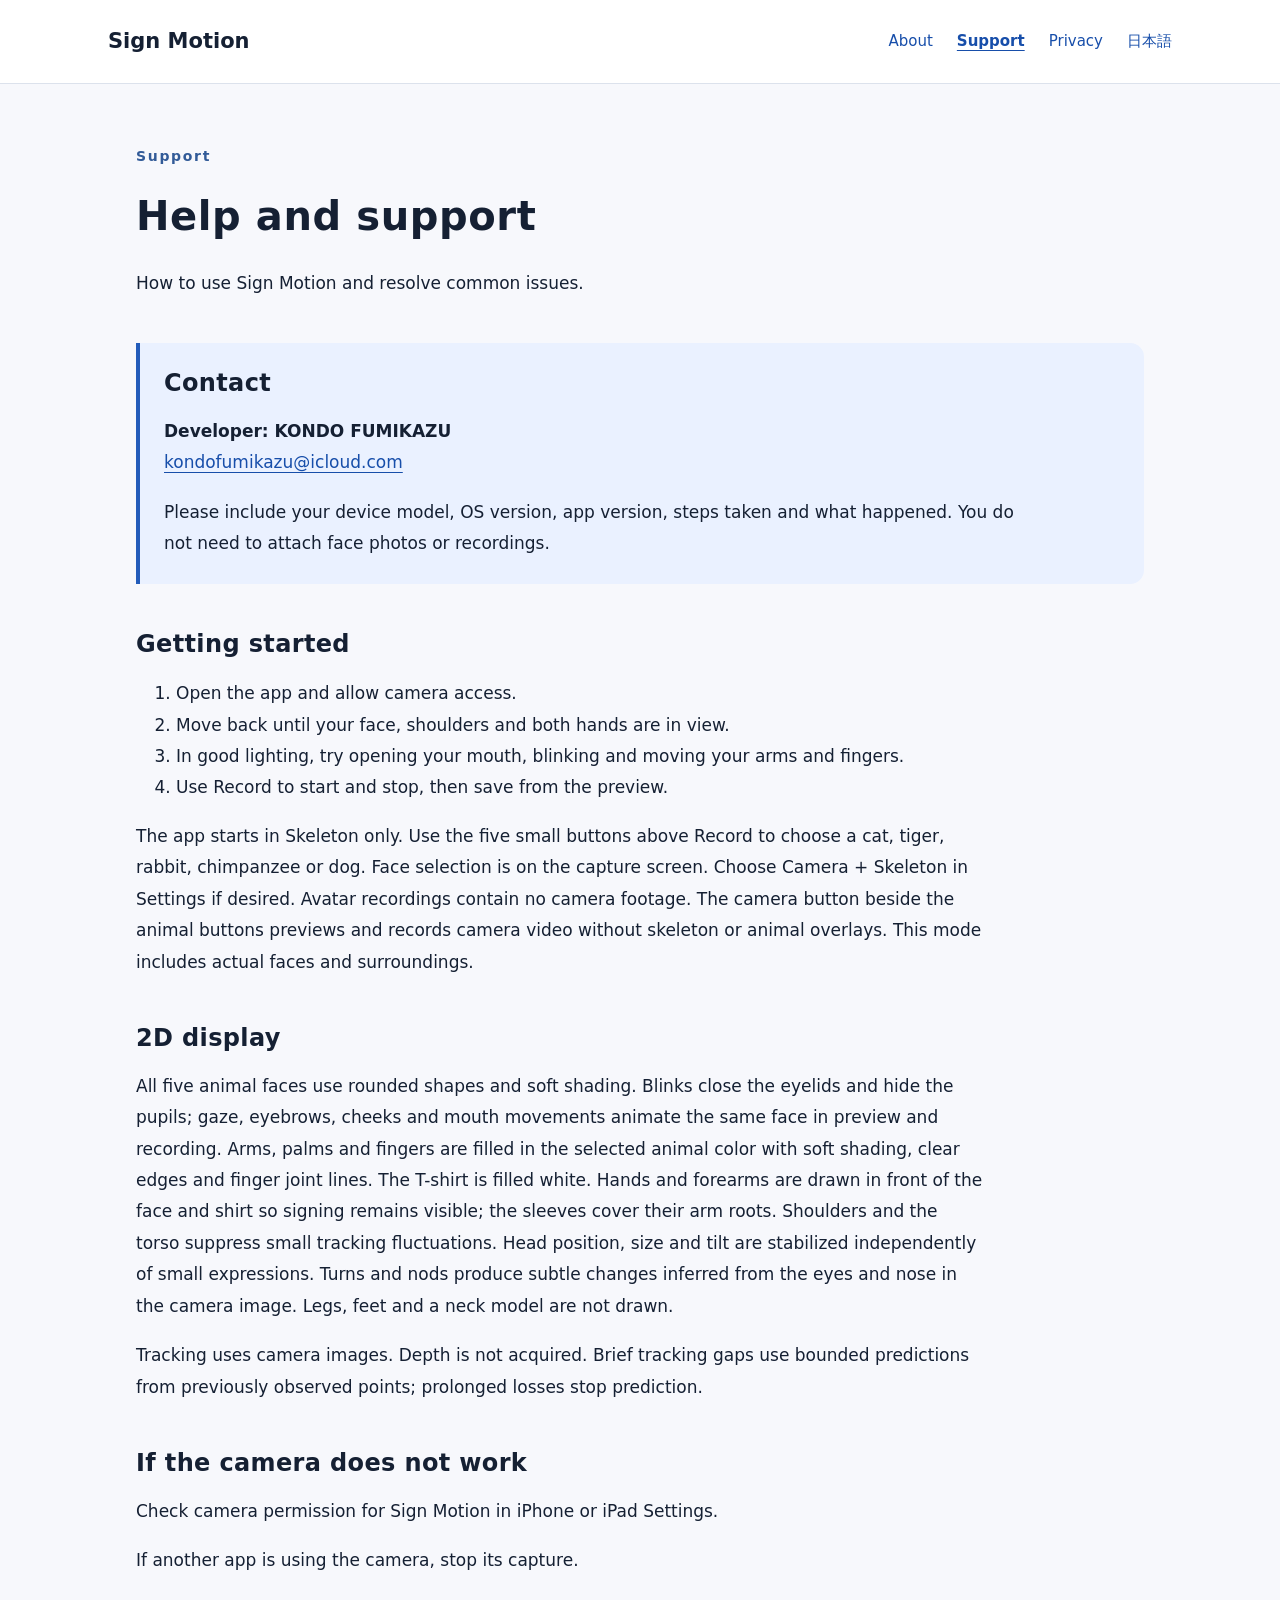
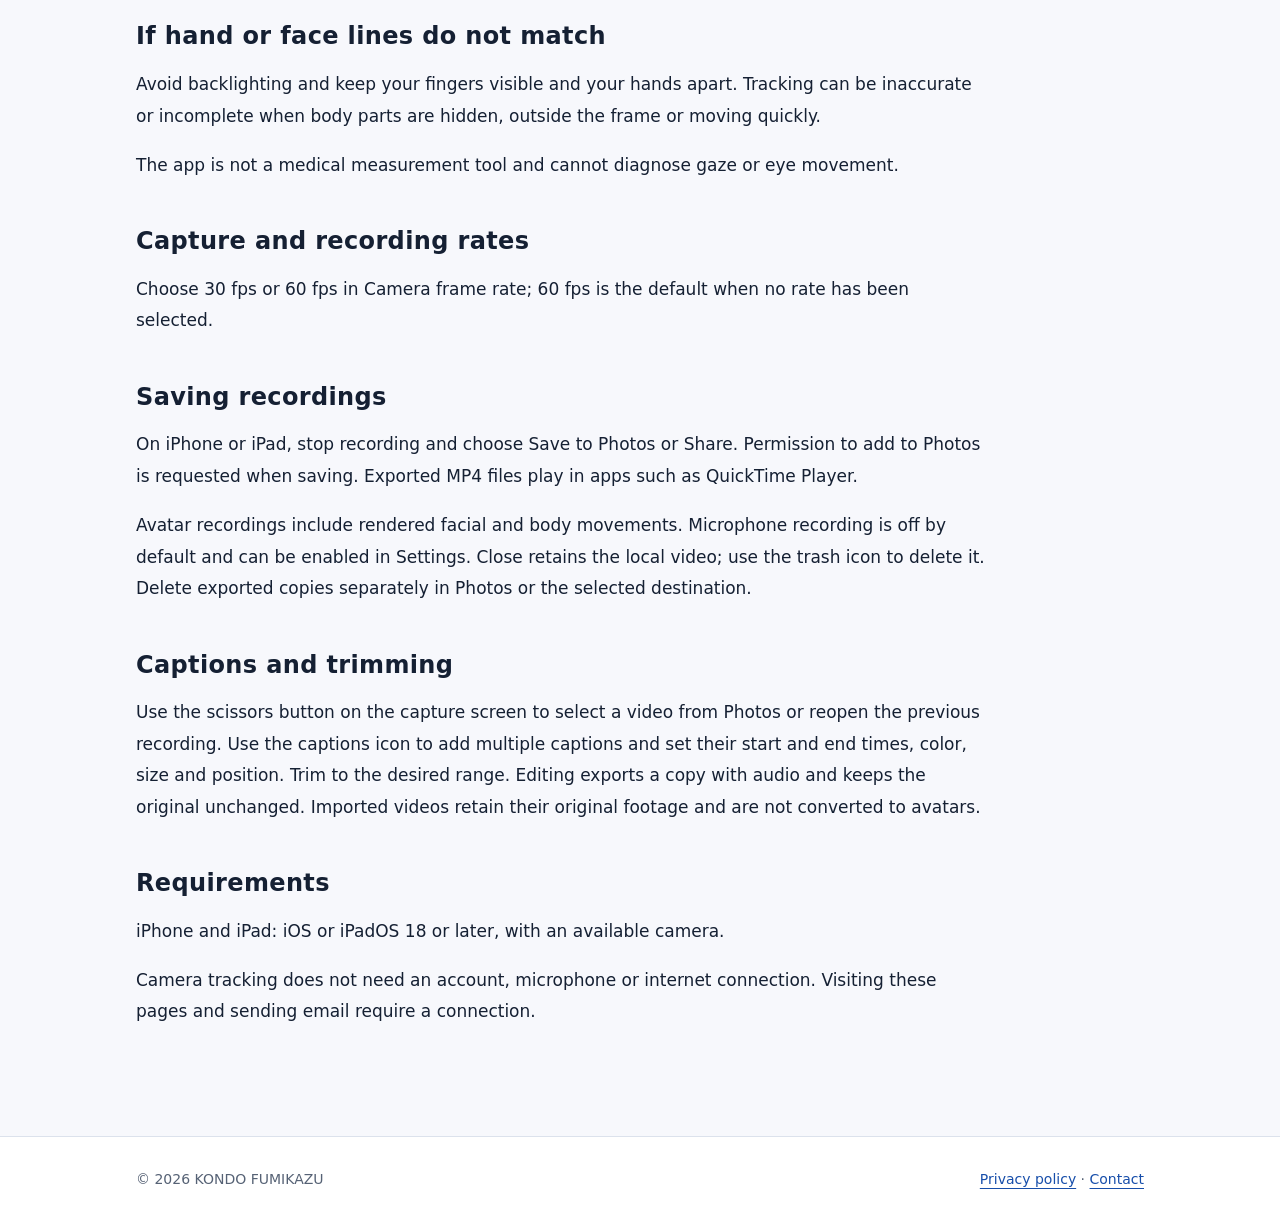
<file: en/support.html>
<!doctype html><html lang="en"><head><meta charset="utf-8"><meta name="viewport" content="width=device-width,initial-scale=1"><meta name="description" content="Sign Motion for iPhone and iPad: on-device face, upper-body and hand tracking with skeleton-only recordings."><title>Help and support | Sign Motion</title><link rel="canonical" href="https://kondofumikazu-cmd.github.io/skeleton-motion-support/en/support.html"><link rel="alternate" hreflang="ja" href="https://kondofumikazu-cmd.github.io/skeleton-motion-support/support.html"><link rel="alternate" hreflang="en" href="https://kondofumikazu-cmd.github.io/skeleton-motion-support/en/support.html"><link rel="stylesheet" href="../style.css"></head><body><a class="skip" href="#main">Skip to content</a><header class="site-header"><div class="bar"><a class="brand" href="index.html">Sign Motion</a><nav aria-label="Main navigation"><a href="index.html">About</a><a href="support.html" aria-current="page">Support</a><a href="privacy.html">Privacy</a><a lang="ja" hreflang="ja" href="../support.html">日本語</a></nav></div></header><main id="main"><header class="page-title"><p class="eyebrow">Support</p><h1>Help and support</h1><p>How to use Sign Motion and resolve common issues.</p></header>
<section class="notice"><h2>Contact</h2><p><strong>Developer: KONDO FUMIKAZU</strong><br><a href="mailto:kondofumikazu@icloud.com?subject=Sign%20Motion%20support">kondofumikazu@icloud.com</a></p><p>Please include your device model, OS version, app version, steps taken and what happened. You do not need to attach face photos or recordings.</p></section>
<section><h2>Getting started</h2><ol><li>Open the app and allow camera access.</li><li>Move back until your face, shoulders and both hands are in view.</li><li>In good lighting, try opening your mouth, blinking and moving your arms and fingers.</li><li>Use Record to start and stop, then save from the preview.</li></ol><p>The app starts in Skeleton only. Use the five small buttons above Record to choose a cat, tiger, rabbit, chimpanzee or dog. Face selection is on the capture screen. Choose Camera + Skeleton in Settings if desired. Avatar recordings contain no camera footage. The camera button beside the animal buttons previews and records camera video without skeleton or animal overlays. This mode includes actual faces and surroundings.</p></section>
<section><h2>2D display</h2><p>All five animal faces use rounded shapes and soft shading. Blinks close the eyelids and hide the pupils; gaze, eyebrows, cheeks and mouth movements animate the same face in preview and recording. Arms, palms and fingers are filled in the selected animal color with soft shading, clear edges and finger joint lines. The T-shirt is filled white. Hands and forearms are drawn in front of the face and shirt so signing remains visible; the sleeves cover their arm roots. Shoulders and the torso suppress small tracking fluctuations. Head position, size and tilt are stabilized independently of small expressions. Turns and nods produce subtle changes inferred from the eyes and nose in the camera image. Legs, feet and a neck model are not drawn.</p><p>Tracking uses camera images. Depth is not acquired. Brief tracking gaps use bounded predictions from previously observed points; prolonged losses stop prediction.</p></section><section><h2>If the camera does not work</h2><p>Check camera permission for Sign Motion in iPhone or iPad Settings.</p><p>If another app is using the camera, stop its capture. </p></section>
<section><h2>If hand or face lines do not match</h2><p>Avoid backlighting and keep your fingers visible and your hands apart. Tracking can be inaccurate or incomplete when body parts are hidden, outside the frame or moving quickly. </p><p>The app is not a medical measurement tool and cannot diagnose gaze or eye movement.</p></section>
<section><h2>Capture and recording rates</h2><p>Choose 30 fps or 60 fps in Camera frame rate; 60 fps is the default when no rate has been selected. </p></section>
<section><h2>Saving recordings</h2><p>On iPhone or iPad, stop recording and choose Save to Photos or Share. Permission to add to Photos is requested when saving. Exported MP4 files play in apps such as QuickTime Player.</p><p>Avatar recordings include rendered facial and body movements. Microphone recording is off by default and can be enabled in Settings. Close retains the local video; use the trash icon to delete it. Delete exported copies separately in Photos or the selected destination.</p></section>
<section><h2>Captions and trimming</h2><p>Use the scissors button on the capture screen to select a video from Photos or reopen the previous recording. Use the captions icon to add multiple captions and set their start and end times, color, size and position. Trim to the desired range. Editing exports a copy with audio and keeps the original unchanged. Imported videos retain their original footage and are not converted to avatars.</p></section><section><h2>Requirements</h2><p>iPhone and iPad: iOS or iPadOS 18 or later, with an available camera.</p><p>Camera tracking does not need an account, microphone or internet connection. Visiting these pages and sending email require a connection.</p></section></main><footer><div><p>© 2026 KONDO FUMIKAZU</p><p><a href="privacy.html">Privacy policy</a> · <a href="support.html">Contact</a></p></div></footer></body></html>
</file>
<file: style.css>
*{box-sizing:border-box}html{color-scheme:light}body{margin:0;background:#f7f8fc;color:#152033;font:17px/1.85 system-ui,-apple-system,BlinkMacSystemFont,"Hiragino Kaku Gothic ProN",sans-serif}a{color:#174eaa;text-underline-offset:4px}a:hover{color:#103575}a:focus-visible{outline:3px solid #bc4b00;outline-offset:5px;border-radius:3px}.skip{position:absolute;left:20px;top:-100px}.skip:focus{top:12px;background:white;padding:8px;z-index:5}.site-header{border-bottom:1px solid #dce2ec;background:#fff}.bar{max-width:1120px;margin:auto;padding:22px 28px;display:flex;align-items:center;justify-content:space-between;gap:24px}.brand{font-weight:750;color:#152033;text-decoration:none;font-size:21px}nav{display:flex;gap:24px;flex-wrap:wrap}nav a{font-size:15px;text-decoration:none}nav [aria-current=page]{font-weight:750;text-decoration:underline}main{max-width:1064px;margin:auto;padding:60px 28px 90px}h1,h2,h3{line-height:1.4;letter-spacing:.015em}h1{font-size:clamp(32px,5vw,54px);margin:10px 0 24px}h2{font-size:24px;margin:0 0 15px}p{margin:0 0 18px}section{margin-top:44px}section p,section li{max-width:850px}.eyebrow{color:#325b98;letter-spacing:.12em;font-weight:650;font-size:14px}.lead{font-size:20px}.hero{display:grid;grid-template-columns:1fr 1fr;gap:48px;align-items:center}.stage{margin:0;background:#383b40;border-radius:26px;padding:20px;color:#c5cee0}.stage svg{display:block;width:100%;height:auto}.stage img{display:block;width:100%;max-height:540px;object-fit:contain}.stage figcaption{font-size:12px;text-align:center}.button{display:inline-block;background:#235cba;color:white!important;text-decoration:none;padding:12px 23px;border-radius:12px;margin:10px 0}.cards{display:grid;grid-template-columns:repeat(3,1fr);gap:22px}.cards article{background:white;border:1px solid #dce2ec;border-radius:18px;padding:25px}.cards h2{font-size:21px}.cards p{margin:0;font-size:16px}.page-title{max-width:850px}.page-title h1{font-size:40px}.notice{background:#eaf1ff;border-left:4px solid #235cba;padding:24px;border-radius:0 14px 14px 0}.notice p:last-child{margin-bottom:0}.legend{display:grid;grid-template-columns:180px 1fr;max-width:650px}.legend dt,.legend dd{margin:0;padding:10px;border-bottom:1px solid #dce2ec}.legend dt{font-weight:650}footer{background:#fff;border-top:1px solid #dce2ec;padding:30px 28px;color:#566275;font-size:14px}footer>div{max-width:1008px;margin:auto;display:flex;justify-content:space-between;gap:20px;flex-wrap:wrap}footer p{margin:0}@media(max-width:760px){.bar{align-items:flex-start;flex-direction:column;gap:12px}nav{gap:18px}.hero,.cards{grid-template-columns:1fr}.hero{gap:28px}main{padding:36px 20px 60px}.page-title h1{font-size:31px}.stage{max-width:460px}.legend{grid-template-columns:1fr 1fr}h2{font-size:22px}}
</file>
